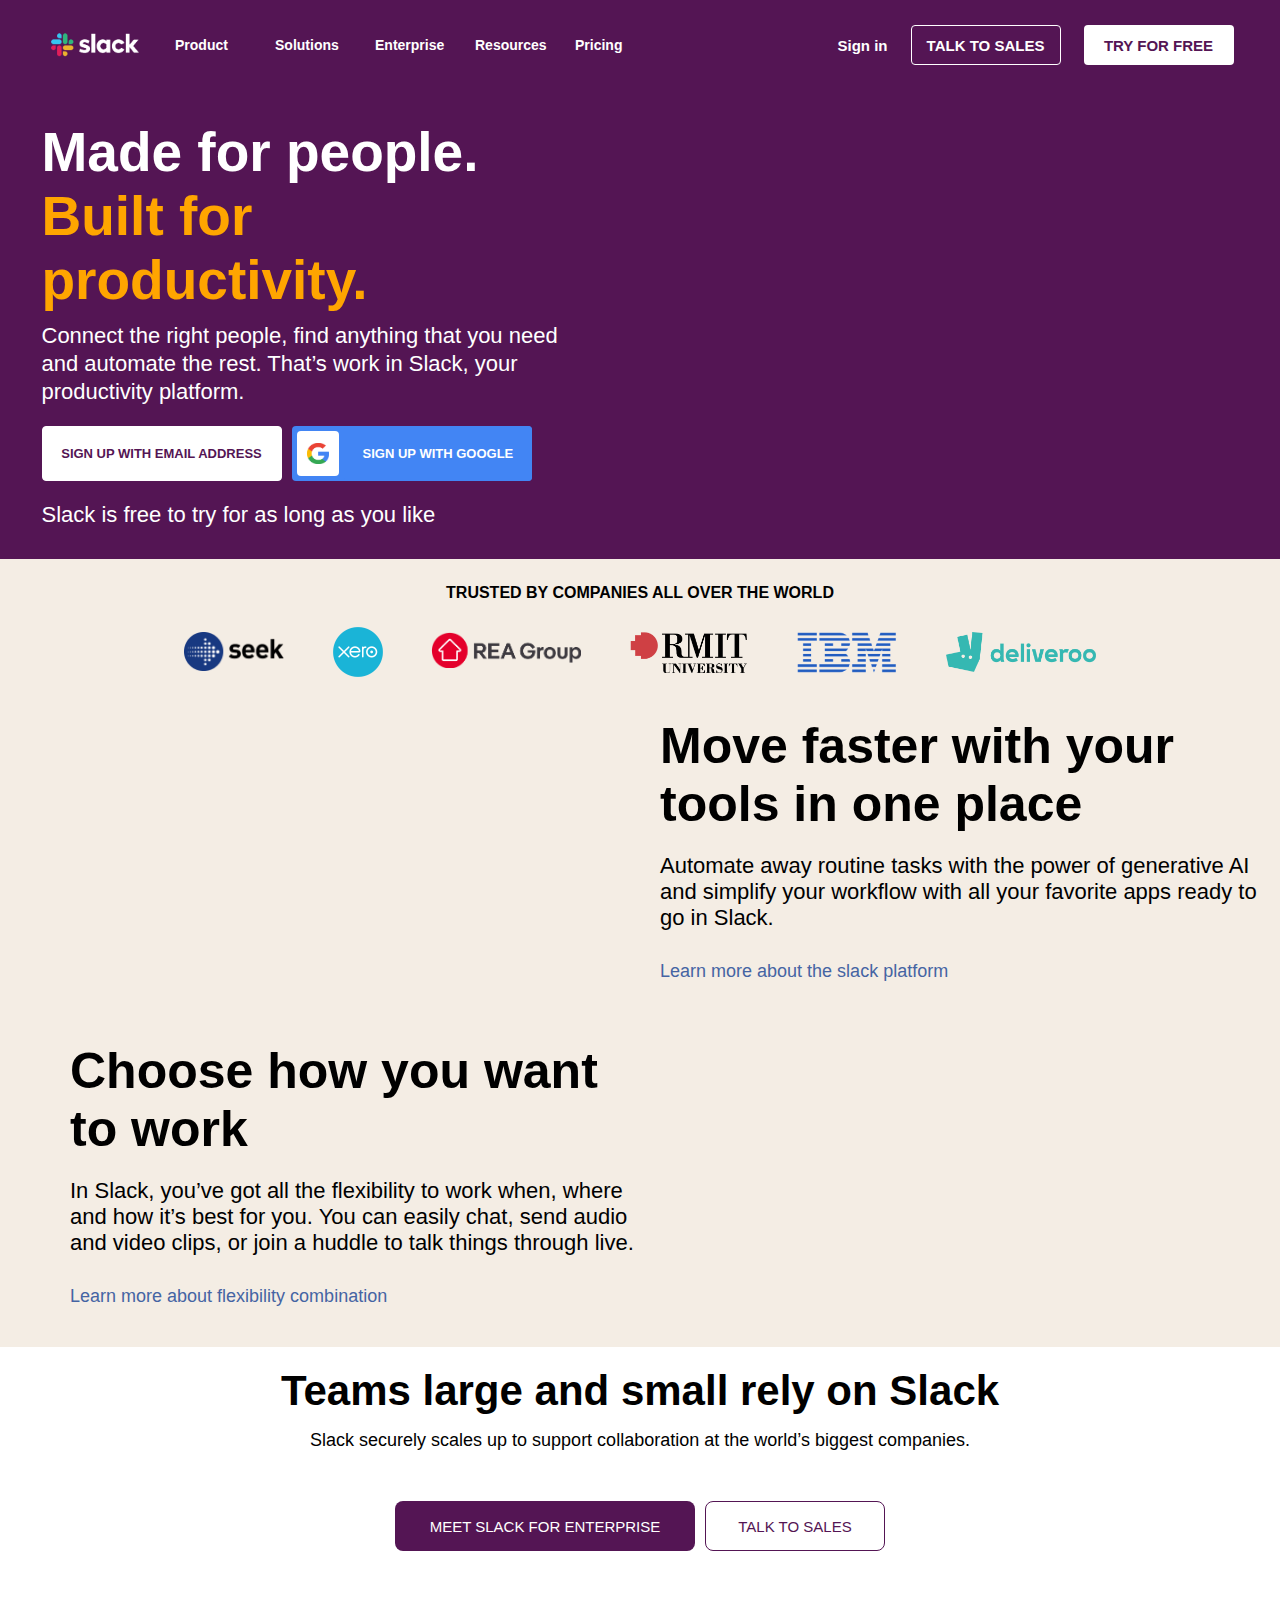
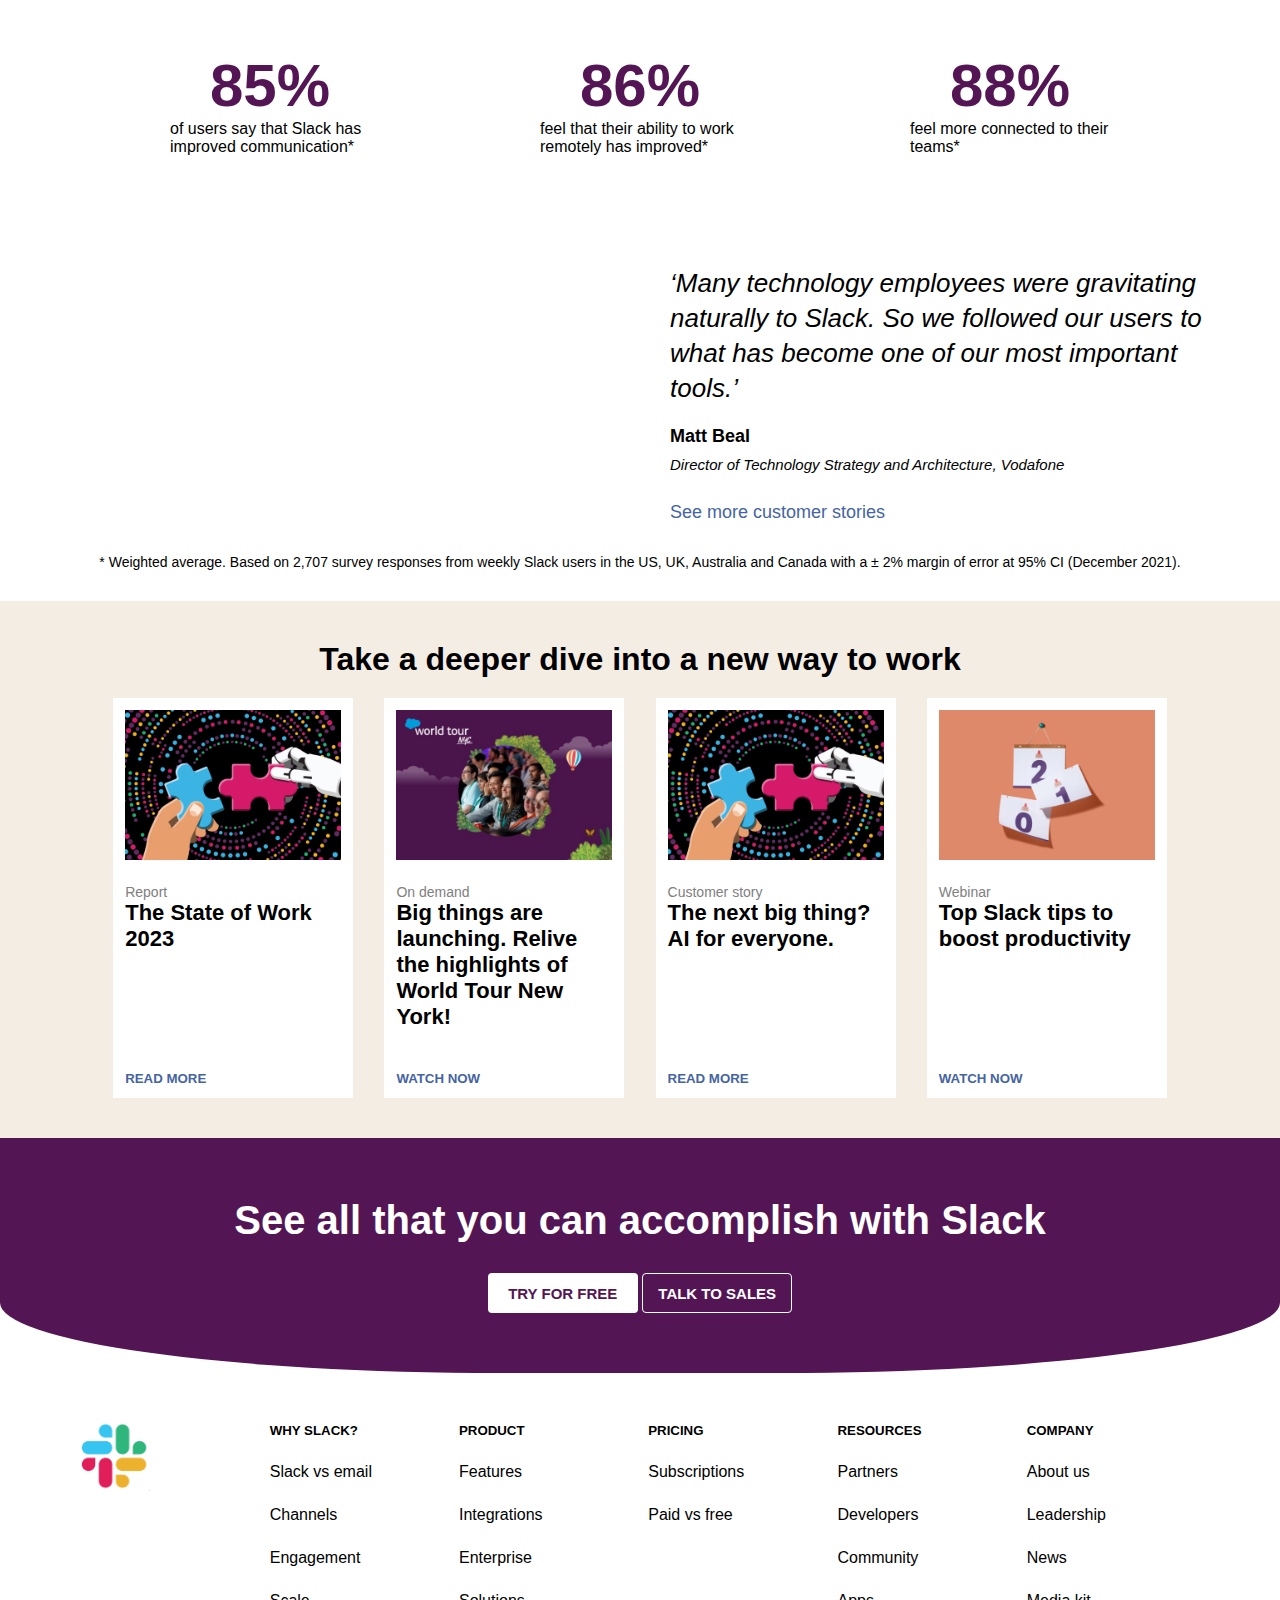
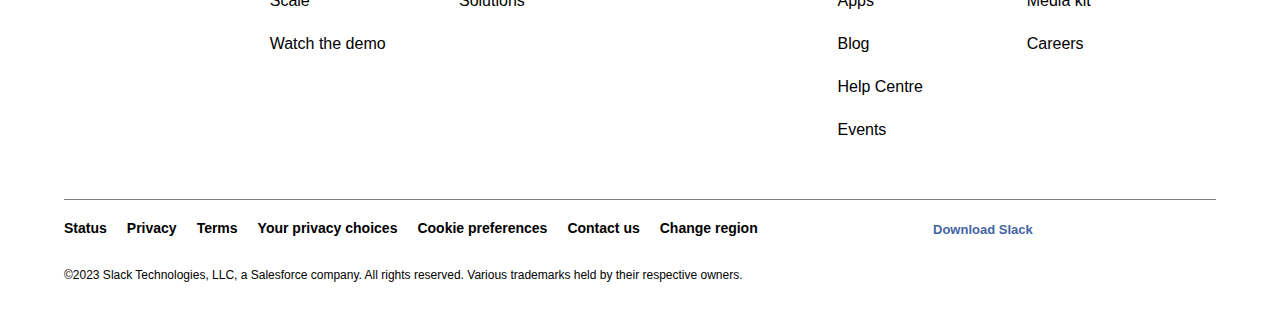
<file: index.html>
<!DOCTYPE html>
<html lang="en">

<head>
    <meta charset="UTF-8">
    <meta name="viewport" content="width=device-width, initial-scale=1.0">
    <title>Slack.com</title>
    <link rel="stylesheet" href="https://cdnjs.cloudflare.com/ajax/libs/font-awesome/6.4.0/css/all.min.css"
        integrity="sha512-iecdLmaskl7CVkqkXNQ/ZH/XLlvWZOJyj7Yy7tcenmpD1ypASozpmT/E0iPtmFIB46ZmdtAc9eNBvH0H/ZpiBw=="
        crossorigin="anonymous" referrerpolicy="no-referrer" />
    <link rel="icon" href="./Slack-Home-Page/slack-logo.png" type="image/x-icon" style="width: 33;">
    <style>
        i.size {
            font-size: 110px;
        }
    </style>
    <link rel="stylesheet" href="./Slack-Home-Page/style.css">
</head>

<body>
    <header>
        <div class="nav-left">
            <div class="logo">
                <img src="./Slack-Home-Page/Slack-white.png">
            </div>
            <div class="menu">
                <ul>
                    <li><a href="#">Product <i class="fa-solid fa-caret-down"></i></a>
                        <div class="sub-menu">
                            <ul>
                                <li><a href="#">Features</a></li>
                                <li><a href="#">Channels</a></li>
                                <li><a href="#">Integration</a></li>
                                <li><a href="#">Security</a></li>
                                <li><a href="#">Slack Connect</a></li>
                                <li><a href="#">Customer</a></li>
                            </ul>
                        </div>
                    </li>
                    <li><a href="./Solutions/solutions.html">Solutions</a></li>
                    <li><a href="./Enterprise/enterprise.html">Enterprise</a></li>
                    <li><a href="./Resources/resources.html">Resources</a></li>
                    <li><a href="./Pricing/pricing.html">Pricing</a></li>
                </ul>
            </div>
        </div>

        <div class="nav-right">
            <div class="lense">
                <i class="fa-solid fa-magnifying-glass" style="font-size: 20px;"></i>
            </div>
            <span><a href="./Sign-In/sign-in.html" class="in">Sign in</a></span>
            <input type="button" value="Talk to Sales" class="btn-sales">
            <input type="button" value="Try for Free" class="btn-free">
        </div>
        <div class="bar"><i class="fa-solid fa-bars"></i></div>
    </header>

    <div class="body-part">
        <div class="body-container">
            <div class="people">
                <h1>Made for people. <span>Built for productivity.</span>
                </h1>
                <p>Connect the right people, find anything that you need and automate the rest. That’s work in Slack, your
                    productivity platform.
                </p>
                <div class="both-btn">
                    <input type="button" value="SIGN UP WITH EMAIL ADDRESS" class="email">
                    <div class="google-btn">
                        <div class="g-logo">
                            <img src="./Slack-Home-Page/google.png">
                        </div>
                        <input type="button" value="SIGN UP WITH GOOGLE" class="google">
                    </div>
                </div>
    
                <p>Slack is free to try for as long as you like
                </p>
            </div>
            <div class="video">
                <video muted autoplay width="565">
                    <source
                        src="https://a.slack-edge.com/9436a9f/marketing/img/homepage/e2e-prospects/animations/webm/hero-product-ui.en-IN.webm"
                        type="video/webm">
                    <source
                        src="https://a.slack-edge.com/9436a9f/marketing/img/homepage/e2e-prospects/animations/webm/hero-product-ui.en-IN.webm"
                        type="video/mp4">
                </video>
            </div>
        </div>
    </div>


    <div class="part2">
        <h4>TRUSTED BY COMPANIES ALL OVER THE WORLD
        </h4>
        <div class="sponsers">
            <div class="logo1">
                <img src="./Slack-Home-Page/seek.png">
            </div>
            <div class="logo2">
                <img src="./Slack-Home-Page/xero.png">
            </div>
            <div class="logo3">
                <img src="./Slack-Home-Page/rea.png">
            </div>
            <div class="logo4">
                <img src="./Slack-Home-Page/rmit.png">
            </div>
            <div class="logo5">
                <img src="./Slack-Home-Page/ibm.png">
            </div>
            <div class="logo6">
                <img src="./Slack-Home-Page/deliveroo.png">
            </div>
        </div>
    </div>

    <div class="part3">
        <div class="semi-circle1">
            <video muted autoplay loop>
                
                <source
                    src="https://a.slack-edge.com/445abcc/marketing/img/homepage/e2e-prospects/animations/mp4/speed.IN.mp4"
                    type="video/mp4">
            </video>
        </div>

        <div class="part3-right">
            <h1>Move faster with your tools in one place
            </h1>
            <p>Automate away routine tasks with the power of generative AI and simplify your workflow with all your
                favorite apps ready to go in Slack.
            </p>
            <a href="#">Learn more about the slack platform <i class="fa-solid fa-arrow-right-long"></i></a>

        </div>
    </div>

    <div class="part4">
        <div class="part4-left">
            <h1>Choose how you want to work
            </h1>
            <p>In Slack, you’ve got all the flexibility to work when, where and how it’s best for you. You can easily
                chat, send audio and video clips, or join a huddle to talk things through live.
            </p>
            <a href="#">Learn more about flexibility combination <i class="fa-solid fa-arrow-right-long"></i></a>
        </div>

        <div class="part4-right">
            <div class="semi-circle2">
                <video  muted autoplay loop width="600">

                    <source
                        src="https://a.slack-edge.com/445abcc/marketing/img/homepage/e2e-prospects/animations/mp4/flexibility.IN.mp4"
                        type="video/mp4">
                </video>
            </div>
        </div>
    </div>

    <div class="part5">
        <h1>Teams large and small rely on Slack
        </h1>
        <p>Slack securely scales up to support collaboration at the world’s biggest companies.
        </p>

        <div class="part5-btn">
            <input type="button" value="MEET SLACK FOR ENTERPRISE" class="meet">
            <input type="button" value="Talk to Sales" class="talk">
        </div>
        <div class="percent-container">
            <div class="first">
                <h1>85%</h1>
                <span>of users say that Slack has improved communication*
                </span>
            </div>
            <div class="second">
                <h1>86%</h1>
                <span>feel that their ability to work remotely has improved*
                </span>
            </div>
            <div class="third">
                <h1>88%</h1>
                <span>feel more connected to their teams*
                </span>
            </div>
        </div>
    </div>

    <div class="part6-outer">
        <div class="part6">
            <div class="part6-left">
                <video muted autoplay loop>
                    <source src="https://a.slack-edge.com/1b4e2a3/marketing/img/homepage/true-prospects/customer-showcase/Vodafone_08.mp4" type="video/mp4">
                </video>
            </div>
            <div class="part6-right">
                <p>‘Many technology employees were gravitating naturally to Slack. So we followed our users to what has become one of our most important tools.’
                </p>
                <div class="director">
                    <span>Matt Beal</span>
                    <p>Director of Technology Strategy and Architecture, Vodafone</p>
                </div>
                <a href="#">See more customer stories <i class="fa-solid fa-arrow-right-long"></i></a>
            </div>
        </div>
        <p class="disclaimer">* Weighted average. Based on 2,707 survey responses from weekly Slack users in the US, UK, Australia and Canada with a ± 2% margin of error at 95% CI (December 2021).
        </p>
    </div>

    <div class="part7">
        <h1>Take a deeper dive into a new way to work</h1>
        <div class="part7-container">
            <div class="part7-box1">
                <a href="#">
                    <div class="box-A">
                        <div class="image-A">
                            <img src="./Slack-Home-Page/box-3.jpg">
                        </div>
                        <p>Report</p>
                        <h1>The State of Work 2023</h1>
                        <div class="bottom">
                            <div class="read"><h5>READ MORE</h5></div>
                            <div class="arrow"><i class="fa-solid fa-arrow-right-long"></i></div>
                            
                        </div>
                        
                    </div>
                </a>
            </div>

            <div class="part7-box1">
                <a href="#">
                    <div class="box-A">
                        <div class="image-A">
                            <img src="./Slack-Home-Page/box-2.jpg">
                        </div>
                        <p>On demand</p>
                        <h1>Big things are launching. Relive the highlights of World Tour New York!</h1>
                        <div class="bottom">
                            <div class="read"><h5>WATCH NOW</h5></div>
                            <div class="arrow"><i class="fa-solid fa-arrow-right-long"></i></div>
                            
                        </div>
                        
                    </div>
                </a>
            </div>

            <div class="part7-box1">
                <a href="#">
                    <div class="box-A">
                        <div class="image-A">
                            <img src="./Slack-Home-Page/box-3.jpg">
                        </div>
                        <p>Customer story</p>
                        <h1>The next big thing? AI for everyone.</h1>
                        <div class="bottom">
                            <div class="read"><h5>READ MORE</h5></div>
                            <div class="arrow"><i class="fa-solid fa-arrow-right-long"></i></div>
                            
                        </div>
                        
                    </div>
                </a>
            </div>

            <div class="part7-box1">
                <a href="#">
                    <div class="box-A">
                        <div class="image-A">
                            <img src="./Slack-Home-Page/box-4.jpg">
                        </div>
                        <p>Webinar</p>
                        <h1>Top Slack tips to boost productivity</h1>
                        <div class="bottom">
                            <div class="read"><h5>WATCH NOW</h5></div>
                            <div class="arrow"><i class="fa-solid fa-arrow-right-long"></i></div>
                            
                        </div>
                        
                    </div>
                </a>
            </div>
        </div>
    </div>

    <div class="curve">
        <h1>See all that you can accomplish with Slack</h1>
        <div class="curve-btn">
            <input type="button" value="Try for Free" class="curve-btn-free">
            <input type="button" value="Talk to Sales" class="curve-btn-sales">
        </div>
    </div>

    <div class="part8">
        <div class="part8-container">
            <div class="part8-box1">
                <div class="part8-logo">
                    <img src="./Slack-Home-Page/slack-logo.png">
                </div>
            </div>
            <div class="part8-box2">
                <h5>WHY SLACK?</h5>
                <ul>
                    <li>Slack vs email</li>
                    <li>Channels</li>
                    <li>Engagement</li>
                    <li>Scale</li>
                    <li>Watch the demo</li>
                </ul>
            </div>
            <div class="part8-box3">
                <h5>PRODUCT</h5>
                <ul>
                    <li>Features</li>
                    <li>Integrations</li>
                    <li>Enterprise</li>
                    <li>Solutions</li>
                </ul>
                

            </div>
            <div class="part8-box4">
                <h5>PRICING</h5>
                <ul>
                    <li>Subscriptions</li>
                    <li>Paid vs free</li>
                </ul>
            </div>
            <div class="part8-box5">
                <h5>RESOURCES</h5>
                <ul>
                    <li>Partners</li>
                    <li>Developers</li>
                    <li>Community</li>
                    <li>Apps</li>
                    <li>Blog</li>
                    <li>Help Centre</li>
                    <li>Events</li>
                </ul>
            </div>
            <div class="part8-box6">
                <h5>COMPANY</h5>
                <ul>
                    <li>About us</li>
                    <li>Leadership</li>
                    <li>News</li>
                    <li>Media kit</li>
                    <li>Careers</li>
                </ul>
            </div>
        </div>
    </div>

    <footer>
        <div class="rule">
        </div>
    
        <div class="footer">
            <div class="footer-left">
                <ul>
                    <li>Status</li>
                    <li>Privacy</li>
                    <li>Terms</li>
                    <li><i class="fa-regular fa-eye-slash"></i>Your privacy choices</li>
                    <li>Cookie preferences</li>
                    <li>Contact us</li>
                    <li><i class="fa-solid fa-globe"></i> Change region</li>
                </ul>
            </div>
    
            <div class="footer-right">
                <div class="media">
                    <div class="download">
                        <i class="fa-solid fa-cloud-arrow-down"></i><span>Download Slack
                        </span>
                    </div>
                    
                    <i class="fa-brands fa-twitter"></i>
                    <i class="fa-brands fa-square-facebook"></i>
                    <i class="fa-brands fa-youtube"></i>
                    <i class="fa-brands fa-linkedin"></i>
                </div>
            </div>
        </div>
        <p>©2023 Slack Technologies, LLC, a Salesforce company. All rights reserved. Various trademarks held by their respective owners.
        </p>
    </footer>
    
</body>
</html>
</file>
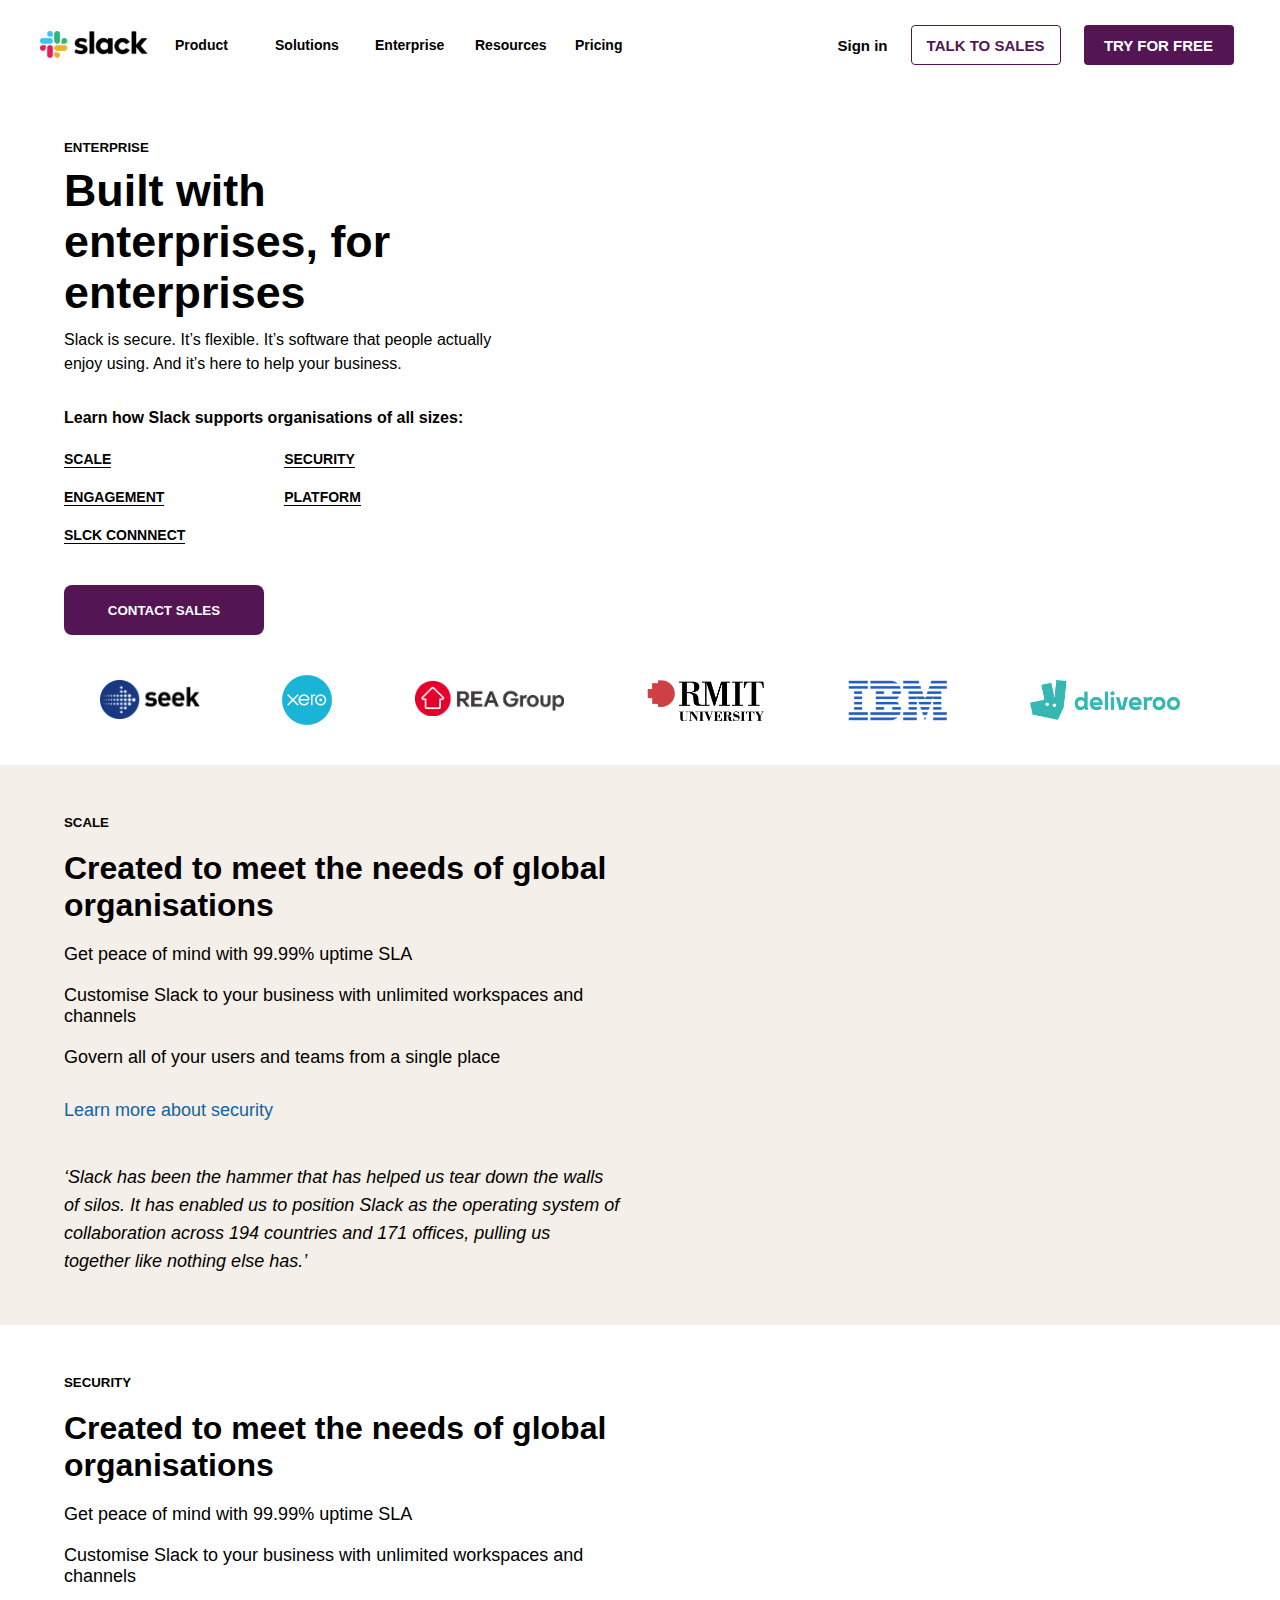
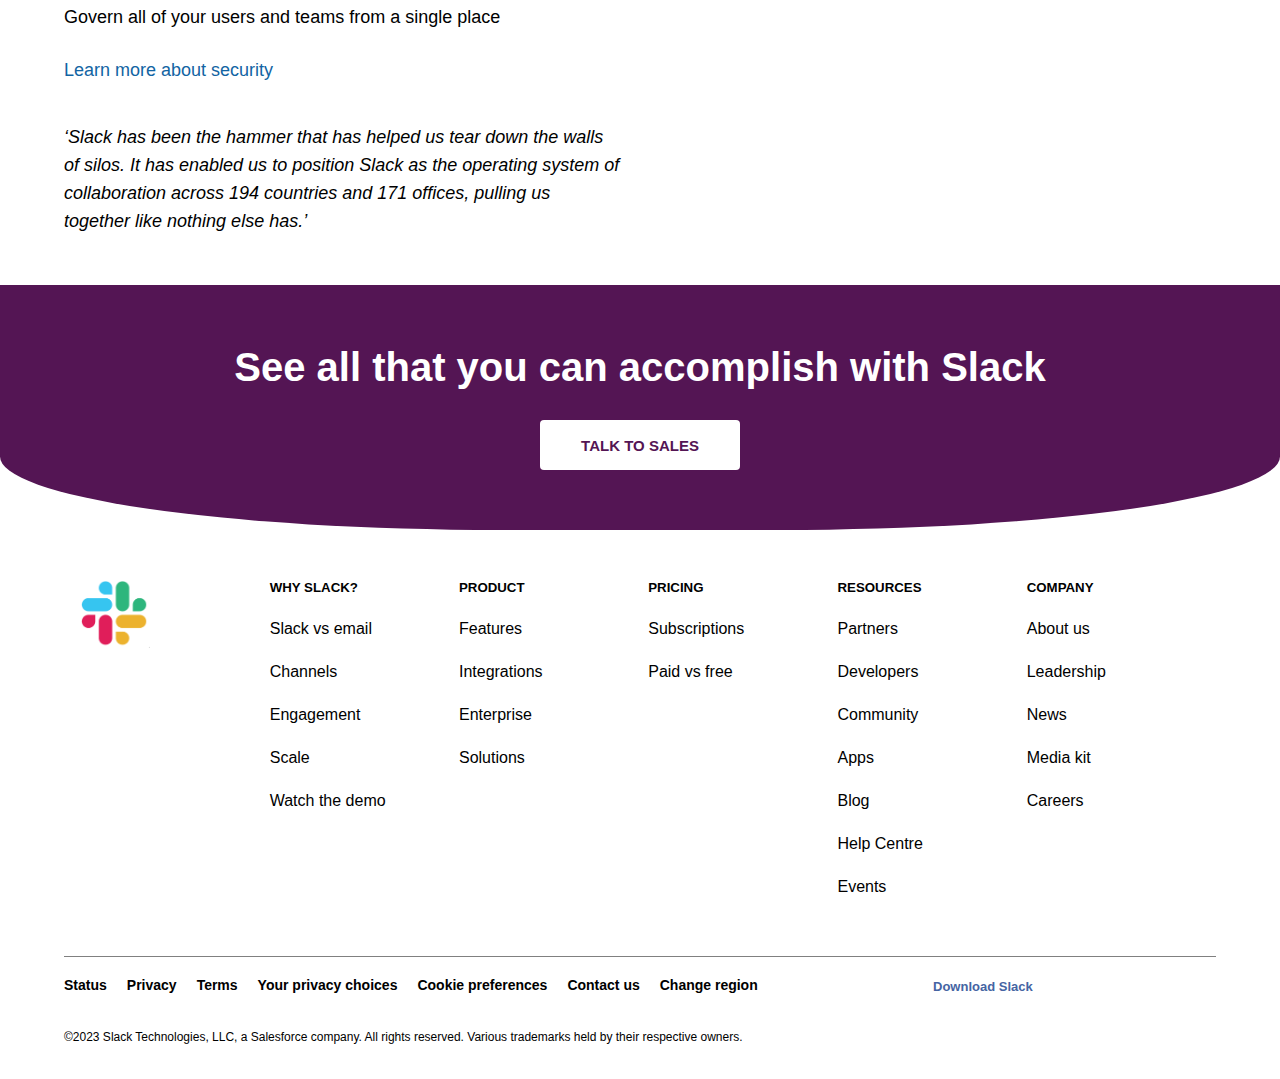
<file: Enterprise/enterprise.html>
<!DOCTYPE html>
<html lang="en">

<head>
    <meta charset="UTF-8">
    <meta name="viewport" content="width=device-width, initial-scale=1.0">
    <title>Enterprise</title>
    <link rel="stylesheet" href="https://cdnjs.cloudflare.com/ajax/libs/font-awesome/6.4.0/css/all.min.css"
        integrity="sha512-iecdLmaskl7CVkqkXNQ/ZH/XLlvWZOJyj7Yy7tcenmpD1ypASozpmT/E0iPtmFIB46ZmdtAc9eNBvH0H/ZpiBw=="
        crossorigin="anonymous" referrerpolicy="no-referrer" />
    <link rel="icon" href="slack-logo.png">
    <link rel="stylesheet" href="style.css">
</head>

<body>
    <header>
        <div class="nav-left">
            <div class="logo">
                <img src="./../Enterprise/Slack_RGB.png">
            </div>
            <div class="menu">
                <ul>
                    <li><a href="#">Product <i class="fa-solid fa-caret-down"></i></a>
                        <div class="sub-menu">
                            <ul>
                                <li><a href="#">Features</a></li>
                                <li><a href="#">Channels</a></li>
                                <li><a href="#">Integration</a></li>
                                <li><a href="#">Security</a></li>
                                <li><a href="#">Slack Connect</a></li>
                                <li><a href="#">Customer</a></li>
                            </ul>
                        </div>
                    </li>
                    <li><a href="./../Solutions/solutions.html">Solutions</a></li>
                    <li><a href="./../Enterprise/enterprise.html">Enterprise</a></li>
                    <li><a href="./../Resources/resources.html">Resources</a></li>
                    <li><a href="./../Pricing/pricing.html">Pricing</a></li>
                </ul>
            </div>
        </div>

        <div class="nav-right">
            <div class="lense">
                <i class="fa-solid fa-magnifying-glass" style="font-size: 20px;"></i>
            </div>
            <span><a href="./../Sign-In/sign-in.html" class="in">Sign in</a></span>
            <input type="button" value="Talk to Sales" class="btn-sales">
            <input type="button" value="Try for Free" class="btn-free">
        </div>
        <div class="bar"><i class="fa-solid fa-bars"></i></div>
    </header>

    <div class="container">
        <div class="enterprise flex">
            <div class="enterprise-left">
                <h5>ENTERPRISE</h5>
                <h1>Built with enterprises, for enterprises</h1>
                <p>Slack is secure. It’s flexible. It’s software that people actually enjoy using. And it’s here to help your business.
                </p>
                <p class="learn">Learn how Slack supports organisations of all sizes:</p>
                <ul class="two-col">
                    <li><i class="fa-solid fa-circle-check"></i> <a href="#">SCALE</a></li>
                    <li><i class="fa-solid fa-circle-check"></i> <a href="#">ENGAGEMENT</a></li>
                    <li><i class="fa-solid fa-circle-check"></i> <a href="#">SLCK CONNNECT</a></li>
                    <li><i class="fa-solid fa-circle-check"></i> <a href="#">SECURITY</a></li>
                    <li><i class="fa-solid fa-circle-check"></i> <a href="#">PLATFORM</a></li>
                </ul>
                <div class="button">
                    <input type="button" value="CONTACT SALES" class="sales">
                </div>
            </div>
            <div class="enterprise-right flex">
                <video muted autoplay loop>
                    <source
                        src="https://a.slack-edge.com/379ae/marketing/img/enterprise/new/hero/enterprise-hero.IN.mp4"
                        type="video/mp4">
                </video>
            </div>
        </div>

        <div class="part2">
            <div class="sponsers">
                <div class="logo1">
                    <img src="./../Enterprise/seek.png">
                </div>
                <div class="logo2">
                    <img src="./../Enterprise/xero.png">
                </div>
                <div class="logo3">
                    <img src="./../Enterprise/rea.png">
                </div>
                <div class="logo4">
                    <img src="./../Enterprise/rmit.png">
                </div>
                <div class="logo5">
                    <img src="./../Enterprise/ibm.png">
                </div>
                <div class="logo6">
                    <img src="./../Enterprise/deliveroo.png">
                </div>
            </div>
        </div>
    </div>

    <div class="scale-main">
        <div class="container">
            <div class="scale flex">
                <div class="scale-left">
                    <h5>SCALE</h5>
                    <h2>Created to meet the needs of global organisations
                    </h2>
                    <ul>
                        <li><i class="fa-solid fa-circle-check"></i> Get peace of mind with 99.99% uptime SLA
                        </li>
                        <li><i class="fa-solid fa-circle-check"></i> Customise Slack to your business with unlimited
                            workspaces and channels
                        </li>
                        <li><i class="fa-solid fa-circle-check"></i> Govern all of your users and teams from a single
                            place
                        </li>
                    </ul>

                    <p class="learn-2"><a href="#">Learn more about security <i class="fa-solid fa-arrow-right-long"></i></a></p>
                    <p class="intro">‘Slack has been the hammer that has helped us tear down the walls of silos. It has enabled us to position Slack as the operating system of collaboration across 194 countries and 171 offices, pulling us together like nothing else has.’
                    </p>
                </div>
                <div class="scale-right flex">
                    <video muted autoplay loop>
                        <source src="https://a.slack-edge.com/379ae/marketing/img/enterprise/new/sections/1-scale/scale.IN.mp4" type="video/mp4">
                    </video>
                </div>
            </div>
        </div>
    </div>

    <div class="security-main">
        <div class="container">
            <div class="security flex">
                <div class="security-left">
                    <h5>SECURITY</h5>
                    <h2>Created to meet the needs of global organisations
                    </h2>
                    <ul>
                        <li><i class="fa-solid fa-circle-check"></i> Get peace of mind with 99.99% uptime SLA
                        </li>
                        <li><i class="fa-solid fa-circle-check"></i> Customise Slack to your business with unlimited
                            workspaces and channels
                        </li>
                        <li><i class="fa-solid fa-circle-check"></i> Govern all of your users and teams from a single
                            place
                        </li>
                    </ul>

                    <p class="learn-2"><a href="#">Learn more about security <i class="fa-solid fa-arrow-right-long"></i></a></p>
                    <p class="intro">‘Slack has been the hammer that has helped us tear down the walls of silos. It has enabled us to position Slack as the operating system of collaboration across 194 countries and 171 offices, pulling us together like nothing else has.’
                    </p>
                </div>
                <div class="security-right flex">
                    <video muted autoplay loop>
                        <source src="https://a.slack-edge.com/379ae/marketing/img/enterprise/new/sections/2-security/security.IN.mp4" type="video/mp4">
                    </video>
                </div>
            </div>
        </div>
    </div>

    <div class="curve">
        <h1>See all that you can accomplish with Slack</h1>
        <div class="curve-btn">
            <input type="button" value="Talk to Sales" class="curve-btn-sales">
        </div>
    </div>


    <div class="part8">
        <div class="part8-container">
            <div class="part8-box1">
                <div class="part8-logo">
                    <img src="./../Enterprise/slack-logo.png">
                </div>
            </div>
            <div class="part8-box2">
                <h5>WHY SLACK?</h5>
                <ul>
                    <li>Slack vs email</li>
                    <li>Channels</li>
                    <li>Engagement</li>
                    <li>Scale</li>
                    <li>Watch the demo</li>
                </ul>
            </div>
            <div class="part8-box3">
                <h5>PRODUCT</h5>
                <ul>
                    <li>Features</li>
                    <li>Integrations</li>
                    <li>Enterprise</li>
                    <li>Solutions</li>
                </ul>
                

            </div>
            <div class="part8-box4">
                <h5>PRICING</h5>
                <ul>
                    <li>Subscriptions</li>
                    <li>Paid vs free</li>
                </ul>
            </div>
            <div class="part8-box5">
                <h5>RESOURCES</h5>
                <ul>
                    <li>Partners</li>
                    <li>Developers</li>
                    <li>Community</li>
                    <li>Apps</li>
                    <li>Blog</li>
                    <li>Help Centre</li>
                    <li>Events</li>
                </ul>
            </div>
            <div class="part8-box6">
                <h5>COMPANY</h5>
                <ul>
                    <li>About us</li>
                    <li>Leadership</li>
                    <li>News</li>
                    <li>Media kit</li>
                    <li>Careers</li>
                </ul>
            </div>
        </div>
    </div>

    <footer>
        <div class="rule">
        </div>
    
        <div class="footer">
            <div class="footer-left">
                <ul>
                    <li>Status</li>
                    <li>Privacy</li>
                    <li>Terms</li>
                    <li><i class="fa-regular fa-eye-slash"></i>Your privacy choices</li>
                    <li>Cookie preferences</li>
                    <li>Contact us</li>
                    <li><i class="fa-solid fa-globe"></i> Change region</li>
                </ul>
            </div>
    
            <div class="footer-right">
                <div class="media">
                    <div class="download">
                        <i class="fa-solid fa-cloud-arrow-down"></i><span>Download Slack
                        </span>
                    </div>
                    
                    <i class="fa-brands fa-twitter"></i>
                    <i class="fa-brands fa-square-facebook"></i>
                    <i class="fa-brands fa-youtube"></i>
                    <i class="fa-brands fa-linkedin"></i>
                </div>
            </div>
        </div>
        <p>©2023 Slack Technologies, LLC, a Salesforce company. All rights reserved. Various trademarks held by their respective owners.
        </p>
    </footer>
</body>

</html>
</file>
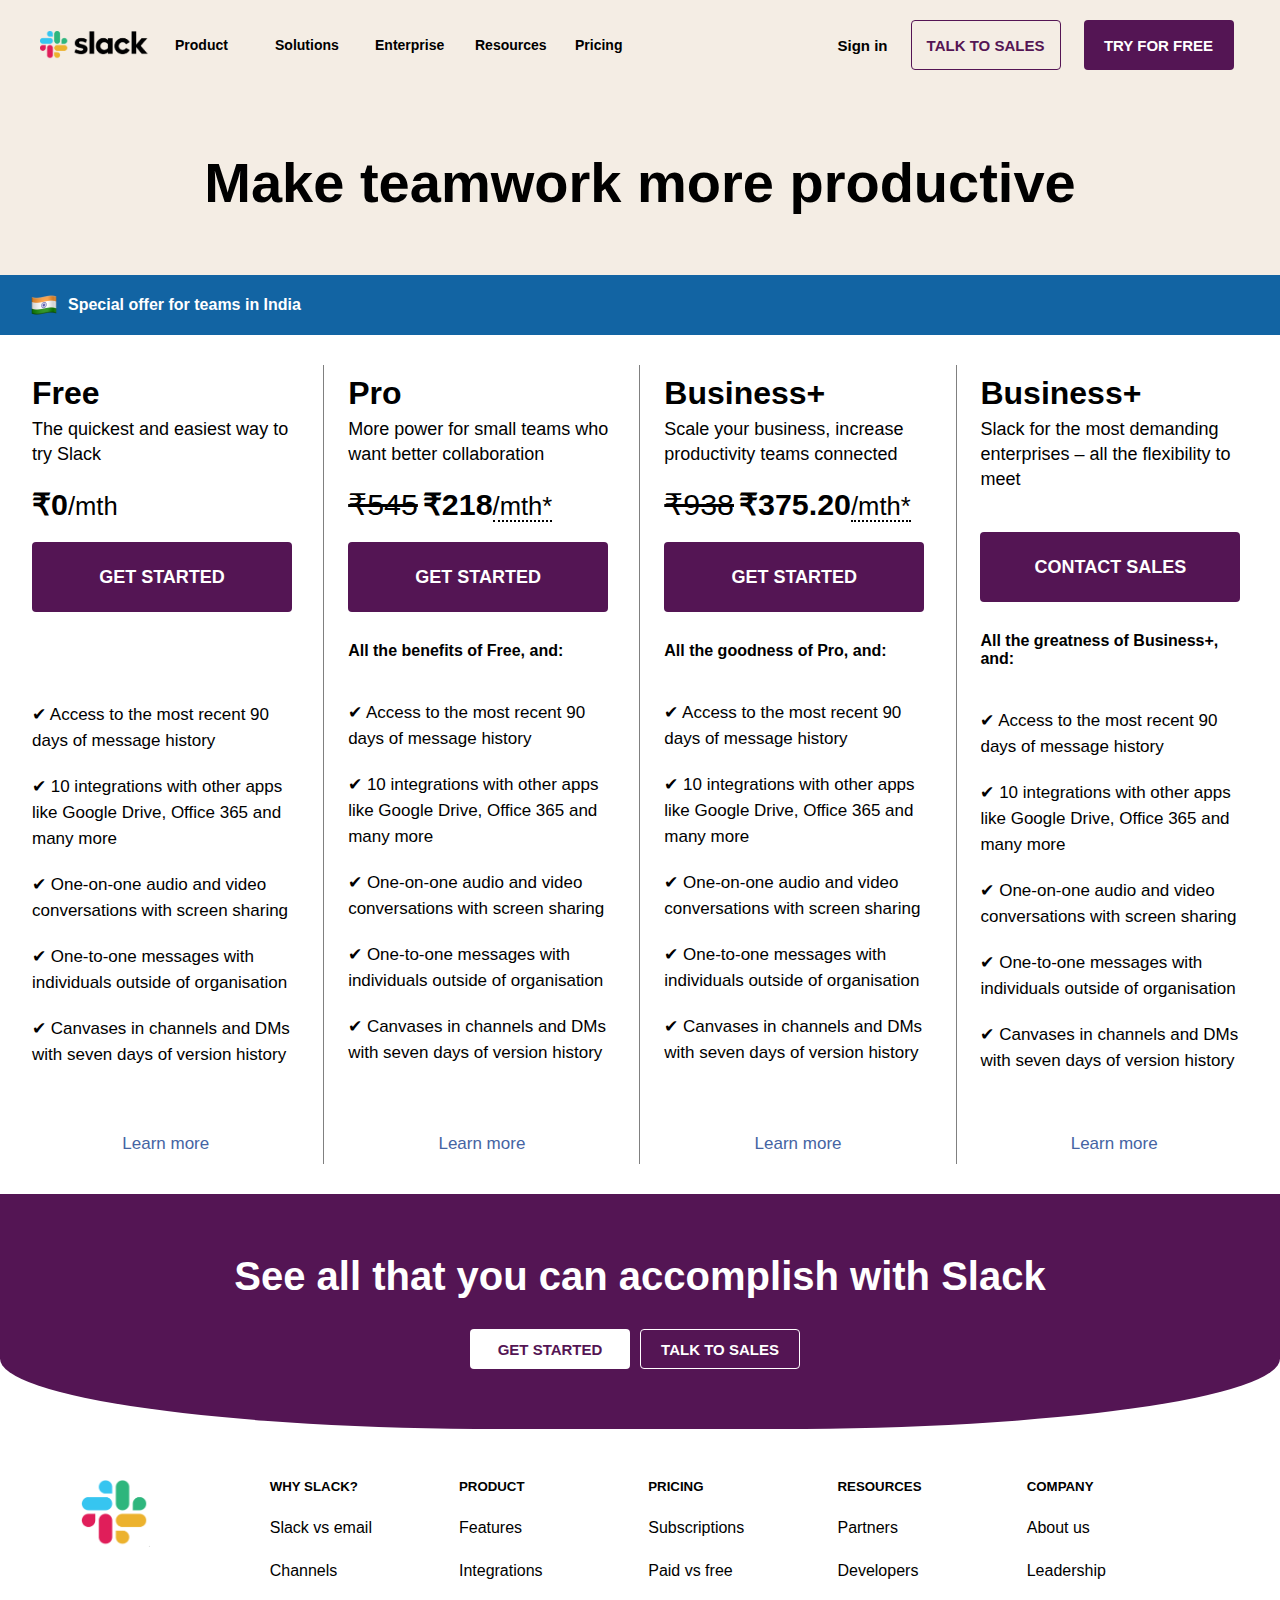
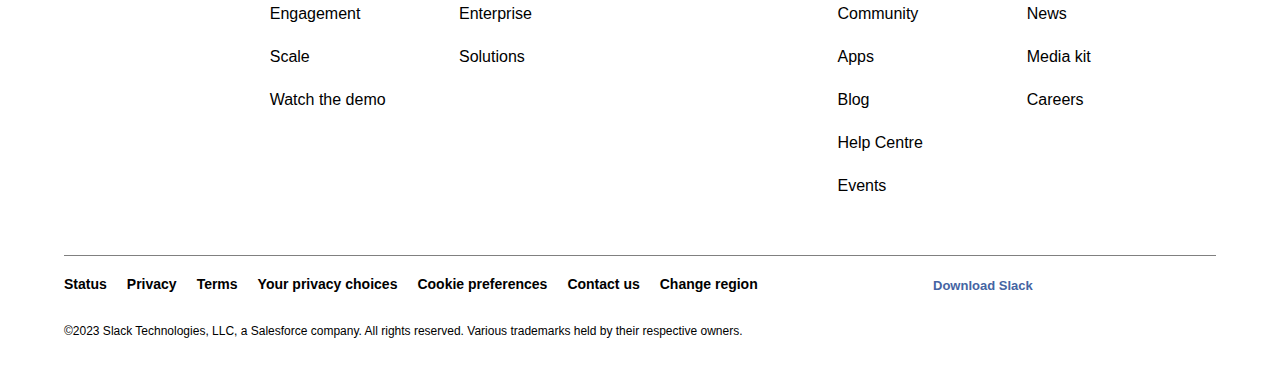
<file: Pricing/pricing.html>
<!DOCTYPE html>
<html lang="en">

<head>
    <meta charset="UTF-8">
    <meta name="viewport" content="width=device-width, initial-scale=1.0">
    <title>Slack.com</title>
    <link rel="stylesheet" href="https://cdnjs.cloudflare.com/ajax/libs/font-awesome/6.4.0/css/all.min.css"
        integrity="sha512-iecdLmaskl7CVkqkXNQ/ZH/XLlvWZOJyj7Yy7tcenmpD1ypASozpmT/E0iPtmFIB46ZmdtAc9eNBvH0H/ZpiBw=="
        crossorigin="anonymous" referrerpolicy="no-referrer" />
    <link rel="icon" href="slack-logo1.png" type="image/x-icon" style="width: 33;">
    <style>
        i.size {
            font-size: 110px;
        }
    </style>
    <link rel="stylesheet" href="style.css">
</head>

<body>
    <header>
        <div class="nav-left">
            <div class="logo">
                <img src="./../Pricing/Slack_RGB.png">
            </div>
            <div class="menu">
                <ul>
                    <li><a href="#">Product <i class="fa-solid fa-caret-down"></i></a>
                        <div class="sub-menu">
                            <ul>
                                <li><a href="#">Features</a></li>
                                <li><a href="#">Channels</a></li>
                                <li><a href="#">Integration</a></li>
                                <li><a href="#">Security</a></li>
                                <li><a href="#">Slack Connect</a></li>
                                <li><a href="#">Customer</a></li>
                            </ul>
                        </div>
                    </li>
                    <li><a href="./../Solutions/solutions.html">Solutions</a></li>
                    <li><a href="./../Enterprise/enterprise.html">Enterprise</a></li>
                    <li><a href="./../Resources/resources.html">Resources</a></li>
                    <li><a href="#">Pricing</a></li>
                </ul>
            </div>
        </div>

        <div class="nav-right">
            <div class="lense">
                <i class="fa-solid fa-magnifying-glass" style="font-size: 20px;"></i>
            </div>
            <span><a href="./../Sign-In/sign-in.html" class="in">Sign in</a></span>
            <input type="button" value="Talk to Sales" class="btn-sales">
            <input type="button" value="Try for Free" class="btn-free">
        </div>
        <div class="bar"><i class="fa-solid fa-bars"></i></div>
    </header>
    <h1 class="price-header">Make teamwork more productive
    </h1>
<!-- --------------------------------------- -->
    <div class="special-offer flex">
        <img src="./../Pricing/flag.png">
        <p>Special offer for teams in India</p>
    </div>

    <div class="category flex">
        <div class="free flex">
            <div class="top">
                <h1>Free</h1>
            <p>The quickest and easiest way to try Slack</p>
            <span class="price">₹0</span><span class="month">/mth</span>
            <div class="category-btn">
                <input type="button" value="Get Started" class="cat-btn-free">
            </div>
            <ul class="list1">
                <li>Access to the most recent 90 days of message history</li>
                <li>10 integrations with other apps like Google Drive, Office 365 and many more</li>
                <li>One-on-one audio and video conversations with screen sharing</li>
                <li>One-to-one messages with individuals outside of organisation</li>
                <li>Canvases in channels and DMs with seven days of version history</li>
            </ul>
            </div>
            <div class="bottom flex">
                <a href="#">Learn more</a>
            </div>
        </div>
        <div class="vertical-rule"></div>

        <div class="free flex">
            <div class="top">
                <h1>Pro</h1>
            <p>More power for small teams who want better collaboration            </p>
            <span class="crossout">₹545</span><span class="price">₹218</span><span class="month-dotted">/mth*</span>
            <div class="category-btn">
                <input type="button" value="Get Started" class="cat-btn-free">
            </div>
            <h4>All the benefits of Free, and:

            </h4>
            <ul>
                <li>Access to the most recent 90 days of message history</li>
                <li>10 integrations with other apps like Google Drive, Office 365 and many more</li>
                <li>One-on-one audio and video conversations with screen sharing</li>
                <li>One-to-one messages with individuals outside of organisation</li>
                <li>Canvases in channels and DMs with seven days of version history</li>
            </ul>
            </div>
            <div class="bottom flex">
                <a href="#">Learn more</a>
            </div>
        </div>

        <div class="vertical-rule"></div>

        <div class="free flex">
            <div class="top">
                <h1>Business+</h1>
            <p>Scale your business, increase productivity teams connected</p>
            <span class="crossout">₹938</span><span class="price">₹375.20</span><span class="month-dotted">/mth*</span>
            <div class="category-btn">
                <input type="button" value="Get Started" class="cat-btn-free">
            </div>
            <h4>All the goodness of Pro, and:</h4>
            <ul>
                <li>Access to the most recent 90 days of message history</li>
                <li>10 integrations with other apps like Google Drive, Office 365 and many more</li>
                <li>One-on-one audio and video conversations with screen sharing</li>
                <li>One-to-one messages with individuals outside of organisation</li>
                <li>Canvases in channels and DMs with seven days of version history</li>
            </ul>
            </div>
            <div class="bottom flex">
                <a href="#">Learn more</a>
            </div>
        </div>
        <div class="vertical-rule"></div>


        <div class="free flex">
            <div class="top">
                <h1>Business+</h1>
            <p>Slack for the most demanding enterprises – all the flexibility to meet </p>
            <!-- <span class="crossout">₹938</span><span class="price">₹375.20</span><span class="month-dotted">/mth*</span> -->
            <div class="category-btn">
                <input type="button" value="CONTACT SALES" class="cat-btn-free">
            </div>
            <h4>All the greatness of Business+, and:</h4>
            <ul>
                <li>Access to the most recent 90 days of message history</li>
                <li>10 integrations with other apps like Google Drive, Office 365 and many more</li>
                <li>One-on-one audio and video conversations with screen sharing</li>
                <li>One-to-one messages with individuals outside of organisation</li>
                <li>Canvases in channels and DMs with seven days of version history</li>
            </ul>
            </div>
            <div class="bottom flex">
                <a href="#">Learn more</a>
            </div>
        </div>
    </div>

<!-- ------------------------------ -->
    <div class="curve">
        <h1>See all that you can accomplish with Slack</h1>
        <div class="curve-btn">
            <input type="button" value="Get Started" class="curve-btn-free">
            <input type="button" value="Talk to Sales" class="curve-btn-sales">
        </div>
    </div>

    <div class="part8">
        <div class="part8-container">
            <div class="part8-box1">
                <div class="part8-logo">
                    <img src="./../Pricing/slack-logo.png">
                </div>
            </div>
            <div class="part8-box2">
                <h5>WHY SLACK?</h5>
                <ul>
                    <li>Slack vs email</li>
                    <li>Channels</li>
                    <li>Engagement</li>
                    <li>Scale</li>
                    <li>Watch the demo</li>
                </ul>
            </div>
            <div class="part8-box3">
                <h5>PRODUCT</h5>
                <ul>
                    <li>Features</li>
                    <li>Integrations</li>
                    <li>Enterprise</li>
                    <li>Solutions</li>
                </ul>
                

            </div>
            <div class="part8-box4">
                <h5>PRICING</h5>
                <ul>
                    <li>Subscriptions</li>
                    <li>Paid vs free</li>
                </ul>
            </div>
            <div class="part8-box5">
                <h5>RESOURCES</h5>
                <ul>
                    <li>Partners</li>
                    <li>Developers</li>
                    <li>Community</li>
                    <li>Apps</li>
                    <li>Blog</li>
                    <li>Help Centre</li>
                    <li>Events</li>
                </ul>
            </div>
            <div class="part8-box6">
                <h5>COMPANY</h5>
                <ul>
                    <li>About us</li>
                    <li>Leadership</li>
                    <li>News</li>
                    <li>Media kit</li>
                    <li>Careers</li>
                </ul>
            </div>
        </div>
    </div>


    <footer>
        <div class="rule">
        </div>
    
        <div class="footer">
            <div class="footer-left">
                <ul>
                    <li>Status</li>
                    <li>Privacy</li>
                    <li>Terms</li>
                    <li><i class="fa-regular fa-eye-slash"></i>Your privacy choices</li>
                    <li>Cookie preferences</li>
                    <li>Contact us</li>
                    <li><i class="fa-solid fa-globe"></i> Change region</li>
                </ul>
            </div>
    
            <div class="footer-right">
                <div class="media">
                    <div class="download">
                        <i class="fa-solid fa-cloud-arrow-down"></i><span>Download Slack
                        </span>
                    </div>
                    
                    <i class="fa-brands fa-twitter"></i>
                    <i class="fa-brands fa-square-facebook"></i>
                    <i class="fa-brands fa-youtube"></i>
                    <i class="fa-brands fa-linkedin"></i>
                </div>
            </div>
        </div>
        <p>©2023 Slack Technologies, LLC, a Salesforce company. All rights reserved. Various trademarks held by their respective owners.
        </p>
    </footer>


</body>

</html>
</file>
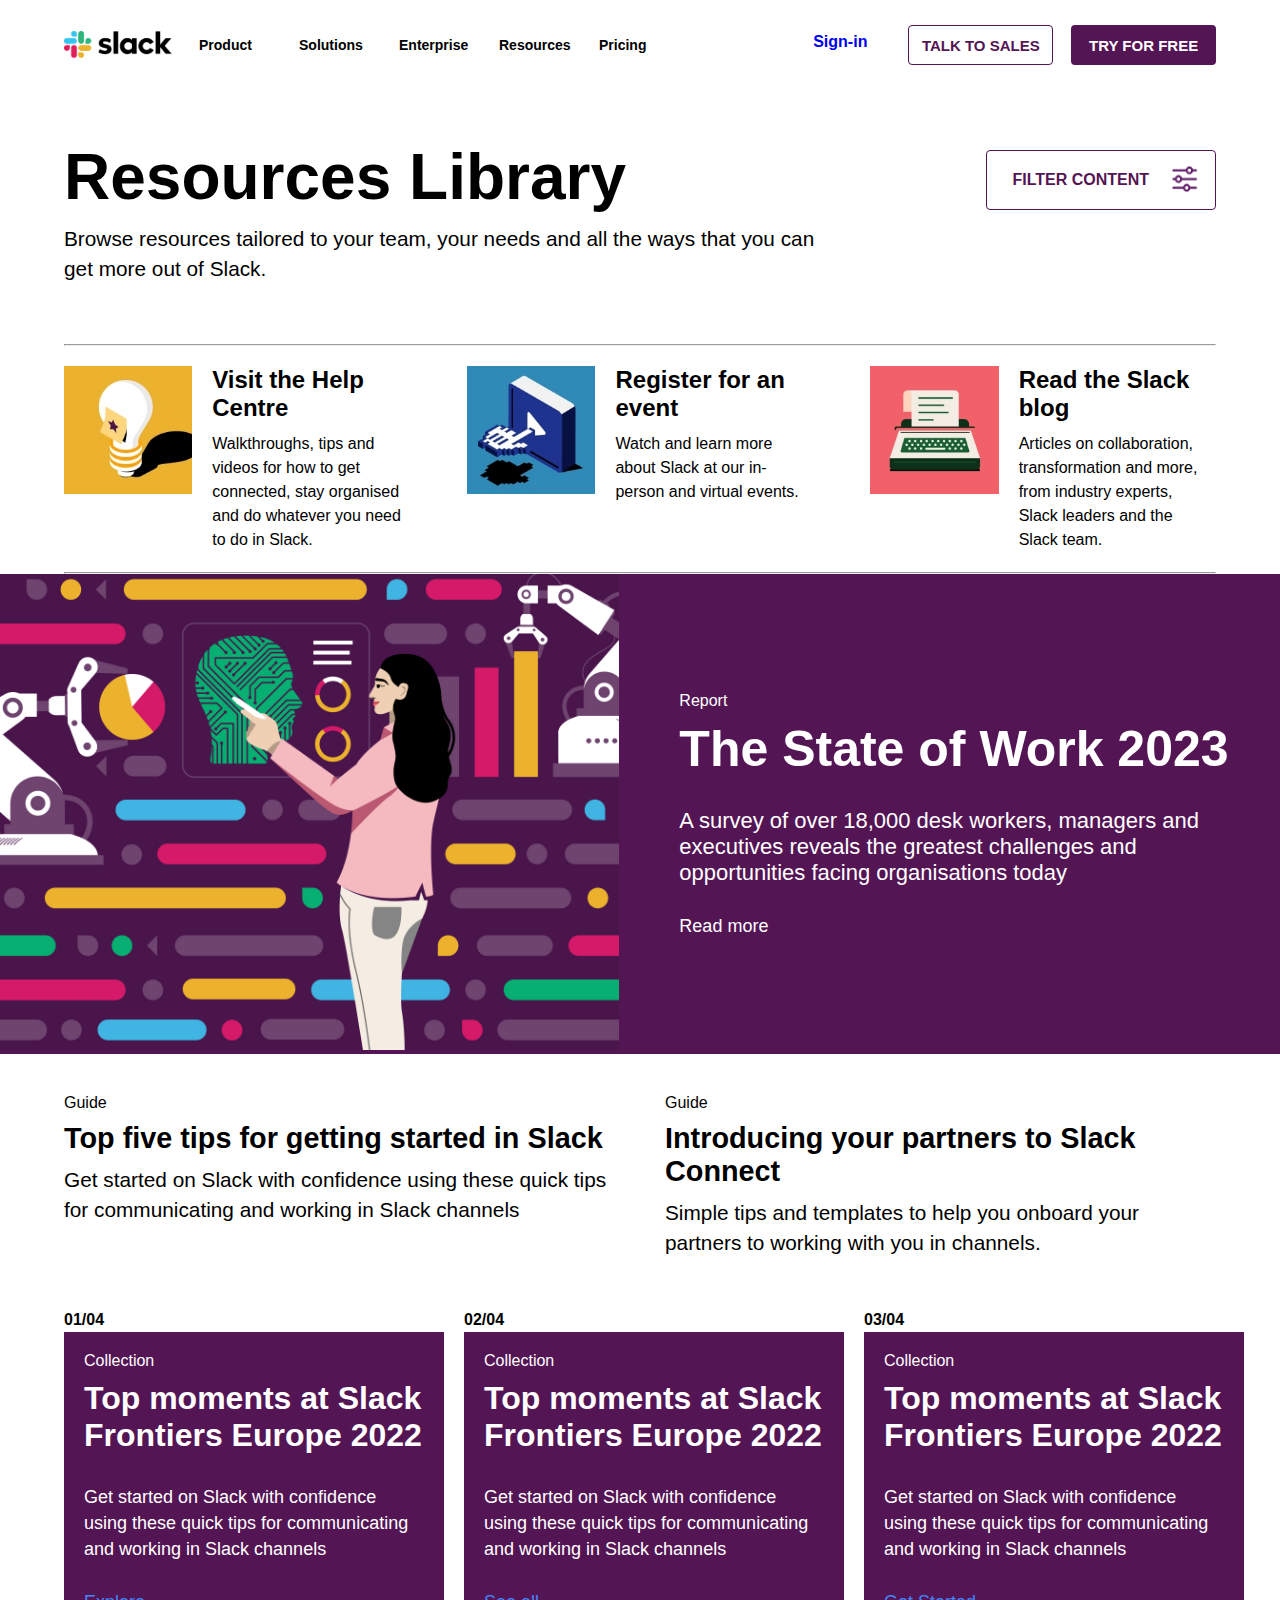
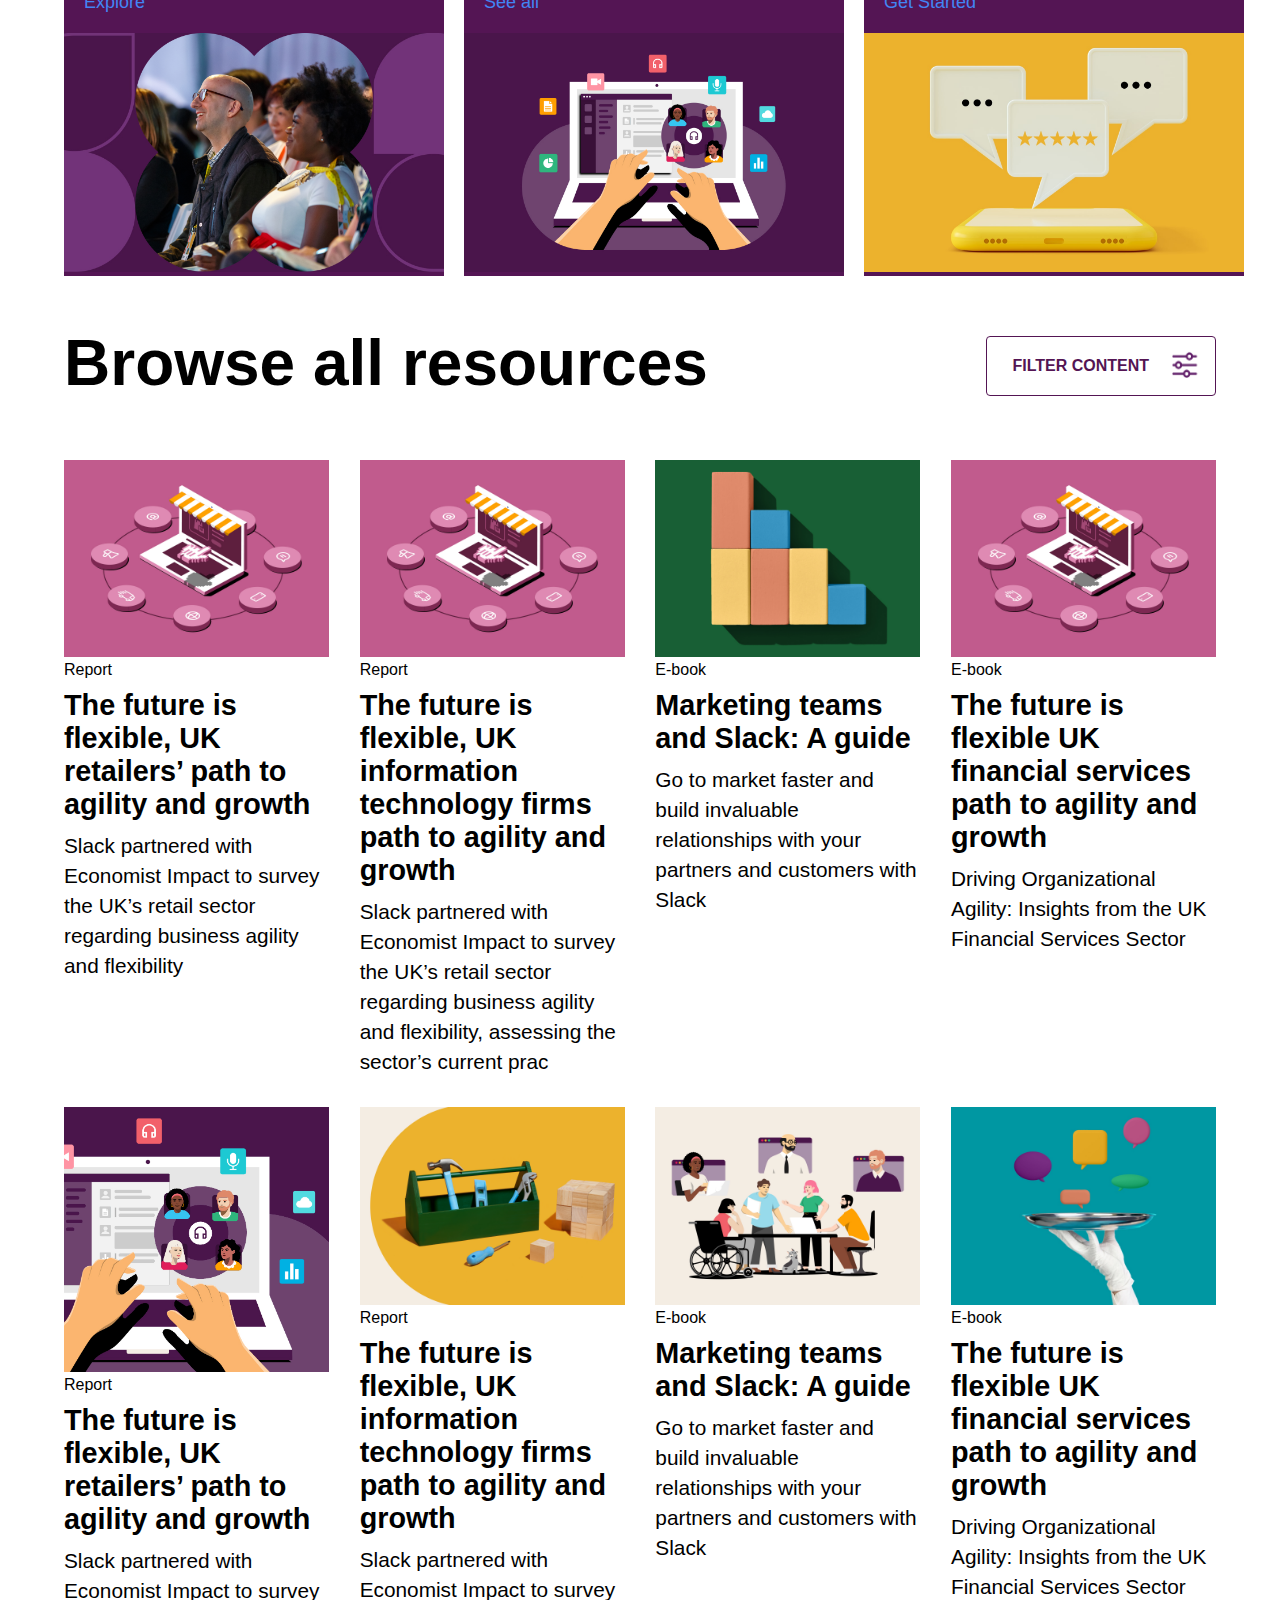
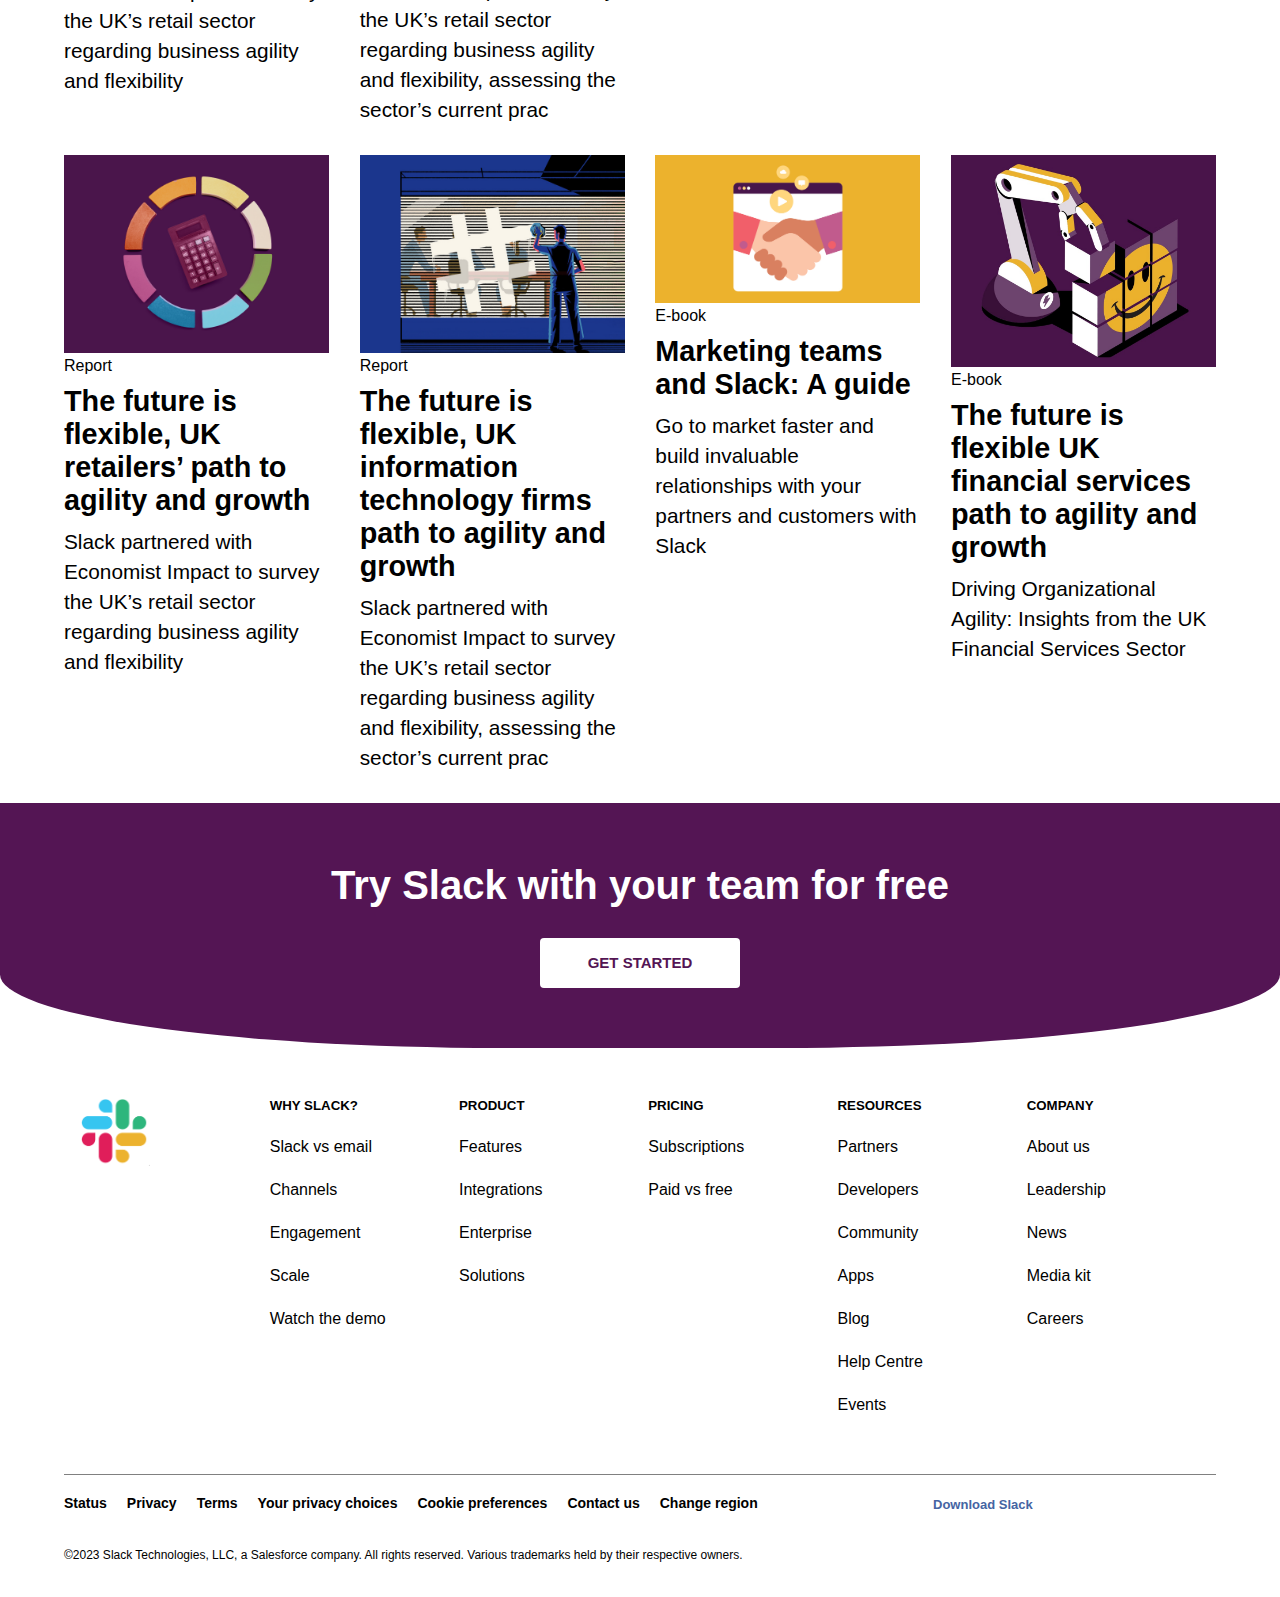
<file: Resources/resources.html>
<!DOCTYPE html>
<html lang="en">

<head>
    <meta charset="UTF-8">
    <meta name="viewport" content="width=device-width, initial-scale=1.0">
    <title>Resources</title>
    <link rel="stylesheet" href="https://cdnjs.cloudflare.com/ajax/libs/font-awesome/6.4.0/css/all.min.css"
        integrity="sha512-iecdLmaskl7CVkqkXNQ/ZH/XLlvWZOJyj7Yy7tcenmpD1ypASozpmT/E0iPtmFIB46ZmdtAc9eNBvH0H/ZpiBw=="
        crossorigin="anonymous" referrerpolicy="no-referrer" />
    <link rel="icon" href="slack-logo.png">

    <link rel="stylesheet" href="style.css">
</head>

<body>
    <header>
        <div class="nav-left">
            <div class="logo">
                <img src="./../Resources/Slack_RGB.png">
            </div>
            <div class="menu">
                <ul>
                    <li><a href="#">Product <i class="fa-solid fa-caret-down"></i></a>
                        <div class="sub-menu">
                            <ul>
                                <li><a href="#">Features</a></li>
                                <li><a href="#">Channels</a></li>
                                <li><a href="#">Integration</a></li>
                                <li><a href="#">Security</a></li>
                                <li><a href="#">Slack Connect</a></li>
                                <li><a href="#">Customer</a></li>
                            </ul>
                        </div>
                    </li>
                    <li><a href="./../Solutions/solutions.html">Solutions</a></li>
                    <li><a href="./../Enterprise/enterprise.html">Enterprise</a></li>
                    <li><a href="./../Resources/resources.html">Resources</a></li>
                    <li><a href="./../Pricing/pricing.html">Pricing</a></li>
                </ul>
            </div>
        </div>

        <div class="nav-right">
            <div class="lense">
                <i class="fa-solid fa-magnifying-glass" style="font-size: 20px;"></i>
            </div>
            <p class="in"><a href="./../Sign-In/sign-in.html">Sign-in</a></p>
            <input type="button" value="Talk to Sales" class="btn-sales">
            <input type="button" value="Try for Free" class="btn-free">
        </div>
        <div class="bar"><i class="fa-solid fa-bars"></i></div>
    </header>

    <div class="filter flex">
        <div class="filter-left">
            <h1>Resources Library
            </h1>
            <p>Browse resources tailored to your team, your needs and all the ways that you can get more out of Slack.
            </p>
        </div>
        <div class="filter-right-part flex">
            <div class="filter-right flex">
                <div class="filter-button flex">
                    <button>Filter Content</button>
                </div>
                <div class="filter-icon flex">
                    <img src="./../Resources/filter.png">
                </div>
            </div>
        </div>
    </div>
<!-- ---------------------------------------- -->
<div class="part2-container">
    <div class="top-line">
        <hr>
    </div>

    <div class="part2 flex">
        <a href="#" class="visit-link">
            <div class="visit flex">
                <div class="image-visit">
                    <img src="./../Resources/visit.jpg">
                </div>
                <div class="visit-text">
                    <h3>Visit the Help Centre</h3>
                    <p>Walkthroughs, tips and videos for how to get connected, stay organised and do whatever you need to do in Slack.</p>
                </div>
            </div>
        </a>

        <a href="#" class="visit-link">
            <div class="visit flex">
                <div class="image-visit">
                    <img src="./../Resources/register.jpg">
                </div>
                <div class="visit-text">
                    <h3>Register for an event</h3>
                    <p>Watch and learn more about Slack at our in-person and virtual events.</p>
                </div>
            </div>
        </a>

        <a href="#" class="visit-link">
            <div class="visit flex">
                <div class="image-visit">
                    <img src="./../Resources/read.jpg">
                </div>
                <div class="visit-text">
                    <h3>Read the Slack blog</h3>
                    <p>Articles on collaboration, transformation and more, from industry experts, Slack leaders and the Slack team.</p>
                </div>
            </div>
        </a>
    </div>
    <div class="top-line">
        <hr>
    </div>
    
</div>
<!-- --------------------------------------- -->

<div class="part3 flex">
    <div class="part3-image">
        <img src="./../Resources/state-of-work.jpg">
    </div>

    <div class="part3-right">
        <span>Report
        </span>
        <h1>The State of Work 2023</h1>
        <p>A survey of over 18,000 desk workers, managers and executives reveals the greatest challenges and opportunities facing organisations today</p>
        <a href="#">Read more <i class="fa-solid fa-arrow-right-long"></i></a>
    </div>
</div>

<div class="guide flex">
    <div class="guide-text1">
        <span>Guide</span>
        <h3>Top five tips for getting started in Slack</h3>
        <p>Get started on Slack with confidence using these quick tips for communicating and working in Slack channels</p>
    </div>
    <div class="guide-text2">
        <span>Guide</span>
        <h3>Introducing your partners to Slack Connect</h3>
        <p>Simple tips and templates to help you onboard your partners to working with you in channels.</p>
    </div>
</div>

<div class="collection-container flex">
    <div class="collection-box">
        <a href="#">
            <p class="serial-no">01/04</p>
    
            <div class="collection flex">
                <div class="collection-image">
                    <img src="./../Resources/collect1.jpg">
                </div>
            
                <div class="collection-right">
                    <span>Collection</span>
                    <h1>Top moments at Slack Frontiers Europe 2022</h1>
                    <p>Get started on Slack with confidence using these quick tips for communicating and working in Slack channels
            
                    </p>
                    <a href="#" class="explore">Explore <i class="fa-solid fa-arrow-right-long"></i></a>
                </div>
            </div>
        </a>
    </div>

    <div class="collection-box">
        <a href="#">
            <p class="serial-no">02/04</p>
    
            <div class="collection flex">
                <div class="collection-image">
                    <img src="./../Resources/collect2.jpg">
                </div>
            
                <div class="collection-right">
                    <span>Collection</span>
                    <h1>Top moments at Slack Frontiers Europe 2022</h1>
                    <p>Get started on Slack with confidence using these quick tips for communicating and working in Slack channels
            
                    </p>
                    <a href="#" class="explore">See all <i class="fa-solid fa-arrow-right-long"></i></a>
                </div>
            </div>
        </a>
    </div>

    <div class="collection-box">
        <a href="#">
            <p class="serial-no">03/04</p>
    
            <div class="collection flex">
                <div class="collection-image">
                    <img src="./../Resources/collect3.jpg">
                </div>
            
                <div class="collection-right">
                    <span>Collection</span>
                    <h1>Top moments at Slack Frontiers Europe 2022</h1>
                    <p>Get started on Slack with confidence using these quick tips for communicating and working in Slack channels
            
                    </p>
                    <a href="#" class="explore">Get Started <i class="fa-solid fa-arrow-right-long"></i></a>
                </div>
            </div>
        </a>
    </div>



</div>




<!-- --------------------------------- -->
<div class="filter-browse">
    <div class="filter flex">
        <div class="filter-left flex">
            <h1>Browse all resources</h1>
        </div>
        <div class="filter-right-part flex">
            <div class="filter-right flex">
                <div class="filter-button flex">
                    <button>Filter Content</button>
                </div>
                <div class="filter-icon flex">
                    <img src="./../Resources/filter.png">
                </div>
            </div>
        </div>
    </div>
    
    <div class="browse-container">
        <div class="browse flex">
            <a href="#" class="browse-link">
                <div class="browse">
                    <div class="image-browse">
                        <img src="./../Resources/box1.jpg">
                    </div>
                    <div class="browse-text">
                        <span>Report</span>
                        <h3>The future is flexible, UK retailers’ path to agility and growth</h3>
                        <p>Slack partnered with Economist Impact to survey the UK’s retail sector regarding business agility and flexibility</p>
                    </div>
                </div>
            </a>
        
            <a href="#" class="browse-link">
                <div class="browse">
                    <div class="image-browse">
                        <img src="./../Resources/box1.jpg">
                    </div>
                    <div class="browse-text">
                        <span>Report</span>
                        <h3>The future is flexible, UK information technology firms path to agility and growth</h3>
                        <p>Slack partnered with Economist Impact to survey the UK’s retail sector regarding business agility and flexibility, assessing the sector’s current prac</p>
                    </div>
                </div>
            </a>
        
            <a href="#" class="browse-link">
                <div class="browse">
                    <div class="image-browse">
                        <img src="./../Resources/box3.jpg">
                    </div>
                    <div class="browse-text">
                        <span>E-book</span>
                        <h3>Marketing teams and Slack: A guide</h3>
                        <p>Go to market faster and build invaluable relationships with your partners and customers with Slack</p>
                    </div>
                </div>
            </a>
        
            <a href="#" class="browse-link">
                <div class="browse">
                    <div class="image-browse">
                        <img src="./../Resources/box1.jpg">
                    </div>
                    <div class="browse-text">
                        <span>E-book</span>
                        <h3>The future is flexible UK financial services path to agility and growth</h3>
                        <p>Driving Organizational Agility: Insights from the UK Financial Services Sector</p>
                    </div>
                </div>
            </a>    
    
            <a href="#" class="browse-link">
                <div class="browse">
                    <div class="image-browse">
                        <img src="./../Resources/box5.jpg">
                    </div>
                    <div class="browse-text">
                        <span>Report</span>
                        <h3>The future is flexible, UK retailers’ path to agility and growth</h3>
                        <p>Slack partnered with Economist Impact to survey the UK’s retail sector regarding business agility and flexibility</p>
                    </div>
                </div>
            </a>
        
            <a href="#" class="browse-link">
                <div class="browse">
                    <div class="image-browse">
                        <img src="./../Resources/box6.jpg">
                    </div>
                    <div class="browse-text">
                        <span>Report</span>
                        <h3>The future is flexible, UK information technology firms path to agility and growth</h3>
                        <p>Slack partnered with Economist Impact to survey the UK’s retail sector regarding business agility and flexibility, assessing the sector’s current prac</p>
                    </div>
                </div>
            </a>
        
            <a href="#" class="browse-link">
                <div class="browse">
                    <div class="image-browse">
                        <img src="./../Resources/box7.jpg">
                    </div>
                    <div class="browse-text">
                        <span>E-book</span>
                        <h3>Marketing teams and Slack: A guide</h3>
                        <p>Go to market faster and build invaluable relationships with your partners and customers with Slack</p>
                    </div>
                </div>
            </a>
        
            <a href="#" class="browse-link">
                <div class="browse">
                    <div class="image-browse">
                        <img src="./../Resources/box8.jpg">
                    </div>
                    <div class="browse-text">
                        <span>E-book</span>
                        <h3>The future is flexible UK financial services path to agility and growth</h3>
                        <p>Driving Organizational Agility: Insights from the UK Financial Services Sector</p>
                    </div>
                </div>
            </a>    
    
            <a href="#" class="browse-link">
                <div class="browse">
                    <div class="image-browse">
                        <img src="./../Resources/box9.jpg">
                    </div>
                    <div class="browse-text">
                        <span>Report</span>
                        <h3>The future is flexible, UK retailers’ path to agility and growth</h3>
                        <p>Slack partnered with Economist Impact to survey the UK’s retail sector regarding business agility and flexibility</p>
                    </div>
                </div>
            </a>
        
            <a href="#" class="browse-link">
                <div class="browse">
                    <div class="image-browse">
                        <img src="./../Resources/box10.jpg">
                    </div>
                    <div class="browse-text">
                        <span>Report</span>
                        <h3>The future is flexible, UK information technology firms path to agility and growth</h3>
                        <p>Slack partnered with Economist Impact to survey the UK’s retail sector regarding business agility and flexibility, assessing the sector’s current prac</p>
                    </div>
                </div>
            </a>
        
            <a href="#" class="browse-link">
                <div class="browse">
                    <div class="image-browse">
                        <img src="./../Resources/box11.jpg">
                    </div>
                    <div class="browse-text">
                        <span>E-book</span>
                        <h3>Marketing teams and Slack: A guide</h3>
                        <p>Go to market faster and build invaluable relationships with your partners and customers with Slack</p>
                    </div>
                </div>
            </a>
        
            <a href="#" class="browse-link">
                <div class="browse">
                    <div class="image-browse">
                        <img src="./../Resources/box12.jpg">
                    </div>
                    <div class="browse-text">
                        <span>E-book</span>
                        <h3>The future is flexible UK financial services path to agility and growth</h3>
                        <p>Driving Organizational Agility: Insights from the UK Financial Services Sector</p>
                    </div>
                </div>
            </a>    
        </div>
    </div>
</div>






<!-- ------------------------------------------------------------------------ -->
    <div class="curve">
        <h1>Try Slack with your team for free</h1>
        <div class="curve-btn">
            <input type="button" value="GET STARTED" class="curve-btn-sales">
        </div>
    </div>


    <div class="part8">
        <div class="part8-container">
            <div class="part8-box1">
                <div class="part8-logo">
                    <img src="./../Resources/slack-logo.png">
                </div>
            </div>
            <div class="part8-box2">
                <h5>WHY SLACK?</h5>
                <ul>
                    <li>Slack vs email</li>
                    <li>Channels</li>
                    <li>Engagement</li>
                    <li>Scale</li>
                    <li>Watch the demo</li>
                </ul>
            </div>
            <div class="part8-box3">
                <h5>PRODUCT</h5>
                <ul>
                    <li>Features</li>
                    <li>Integrations</li>
                    <li>Enterprise</li>
                    <li>Solutions</li>
                </ul>
                

            </div>
            <div class="part8-box4">
                <h5>PRICING</h5>
                <ul>
                    <li>Subscriptions</li>
                    <li>Paid vs free</li>
                </ul>
            </div>
            <div class="part8-box5">
                <h5>RESOURCES</h5>
                <ul>
                    <li>Partners</li>
                    <li>Developers</li>
                    <li>Community</li>
                    <li>Apps</li>
                    <li>Blog</li>
                    <li>Help Centre</li>
                    <li>Events</li>
                </ul>
            </div>
            <div class="part8-box6">
                <h5>COMPANY</h5>
                <ul>
                    <li>About us</li>
                    <li>Leadership</li>
                    <li>News</li>
                    <li>Media kit</li>
                    <li>Careers</li>
                </ul>
            </div>
        </div>
    </div>

    <footer>
        <div class="rule">
        </div>
    
        <div class="footer">
            <div class="footer-left">
                <ul>
                    <li>Status</li>
                    <li>Privacy</li>
                    <li>Terms</li>
                    <li><i class="fa-regular fa-eye-slash"></i>Your privacy choices</li>
                    <li>Cookie preferences</li>
                    <li>Contact us</li>
                    <li><i class="fa-solid fa-globe"></i> Change region</li>
                </ul>
            </div>
    
            <div class="footer-right">
                <div class="media">
                    <div class="download">
                        <i class="fa-solid fa-cloud-arrow-down"></i><span>Download Slack
                        </span>
                    </div>
                    
                    <i class="fa-brands fa-twitter"></i>
                    <i class="fa-brands fa-square-facebook"></i>
                    <i class="fa-brands fa-youtube"></i>
                    <i class="fa-brands fa-linkedin"></i>
                </div>
            </div>
        </div>
        <p>©2023 Slack Technologies, LLC, a Salesforce company. All rights reserved. Various trademarks held by their respective owners.
        </p>
    </footer>
</body>

</html>
</file>
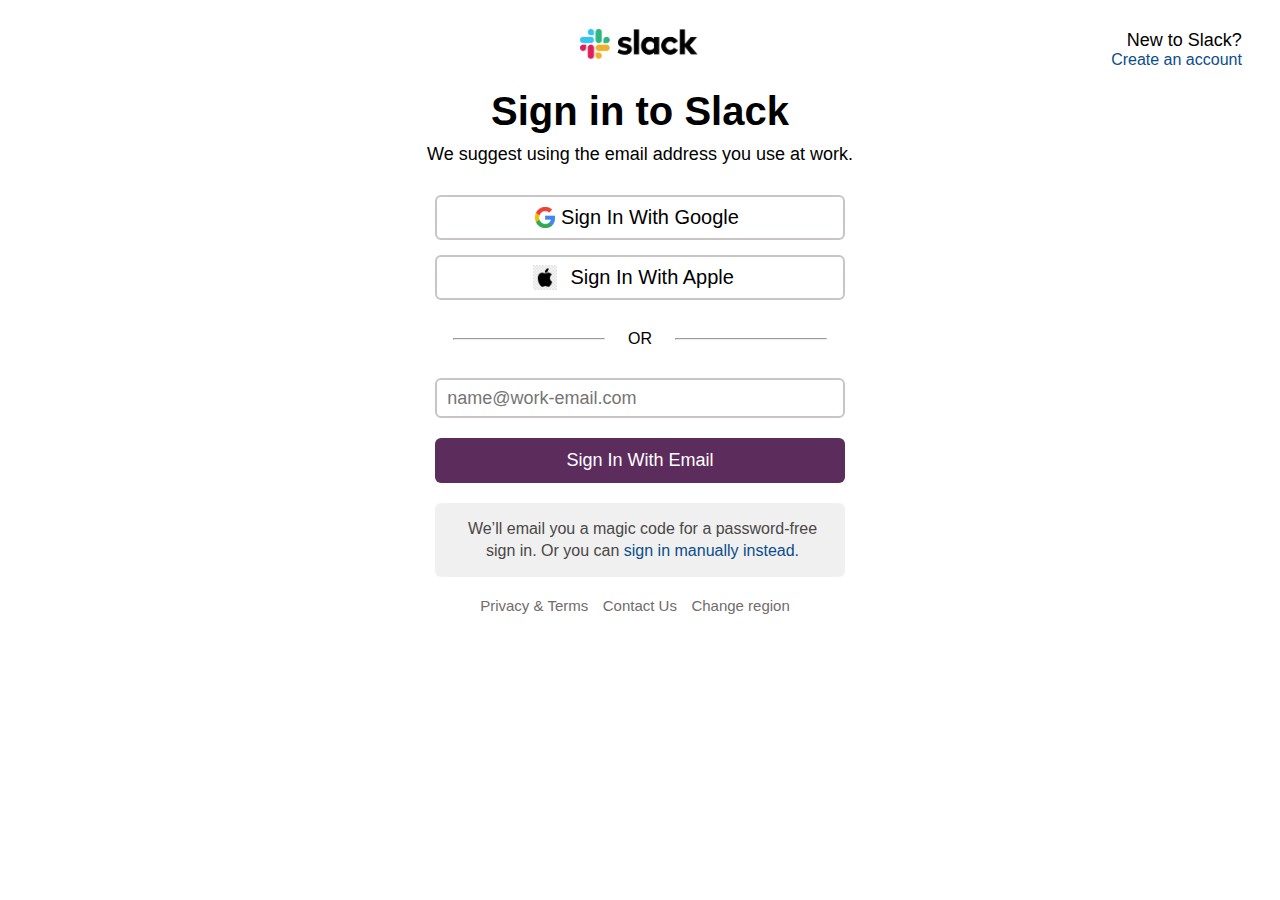
<file: Sign-In/sign-in.html>
<!DOCTYPE html>
<html lang="en">
<head>
    <meta charset="UTF-8">
    <meta name="viewport" content="width=device-width, initial-scale=1.0">
    <title>Sign-In</title>
    <link rel="icon" href="./slack-logo.png">
    <link rel="stylesheet" href="style.css">
</head>
<body>
    <div class="head flex">
        <div class="blank"></div>
        <div class="center flex">
            <div class="logo flex">
            <img src="./Slack_RGB.png">
            </div>
        </div>
        <div class="create-account">
            <p>New to Slack?</p>
            <a href="#">Create an account</a>
        </div>
    </div>
    <div class="form">
        <h1>Sign in to Slack</h1>
        <p>We suggest using the email address you use at work.</p>
        <div class="sign-in-google flex">
            <div class="google-logo">
                <img src="./google.png">
            </div>
            <input type="button" value="Sign In With Google" class="google-btn">
        </div>

        <div class="sign-in-apple flex">
            <div class="apple-logo">
                <img src="./apple.jpg">
            </div>
            <input type="button" value="Sign In With Apple" class="google-btn">
        </div>
        <div class="or">
            <div class="left-line"><hr></div>
            <div class="or-text">OR</div>
            <div class="right-line"><hr></div>
        </div>

        <input type="text" placeholder="name@work-email.com" class="email-id">

        <input type="button" value="Sign In With Email" class="email-btn">
        <div class="gray-box">
            We’ll email you a magic code for a password-free sign in. Or you can <span>sign in manually instead.</span>

        </div>
        <div class="bottom-info">
            <a href="#">Privacy & Terms</a>
            <a href="#">Contact Us</a>
            <i class="fa-solid fa-globe"></i><a href="#"><i class="fa-solid fa-globe"></i> Change region</a>
        </div>

        
    </div>
</body>
</html>
</file>
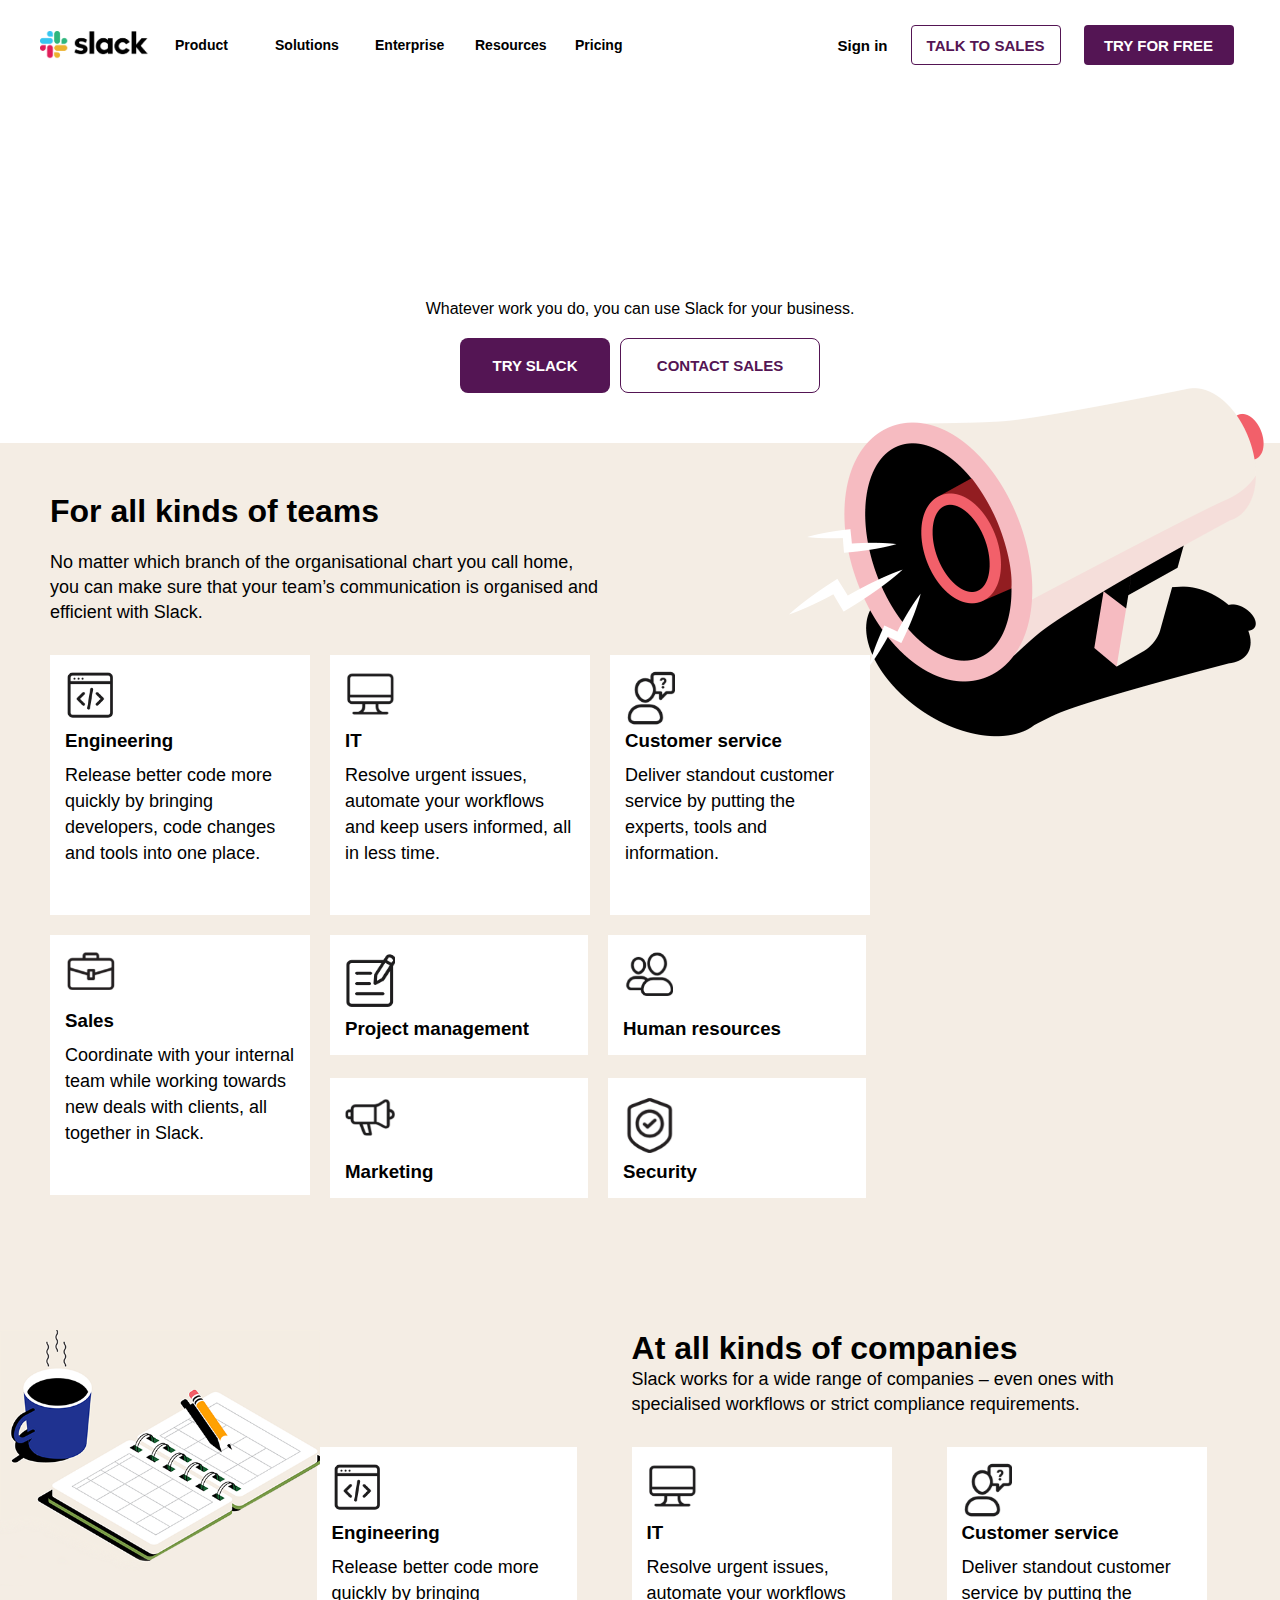
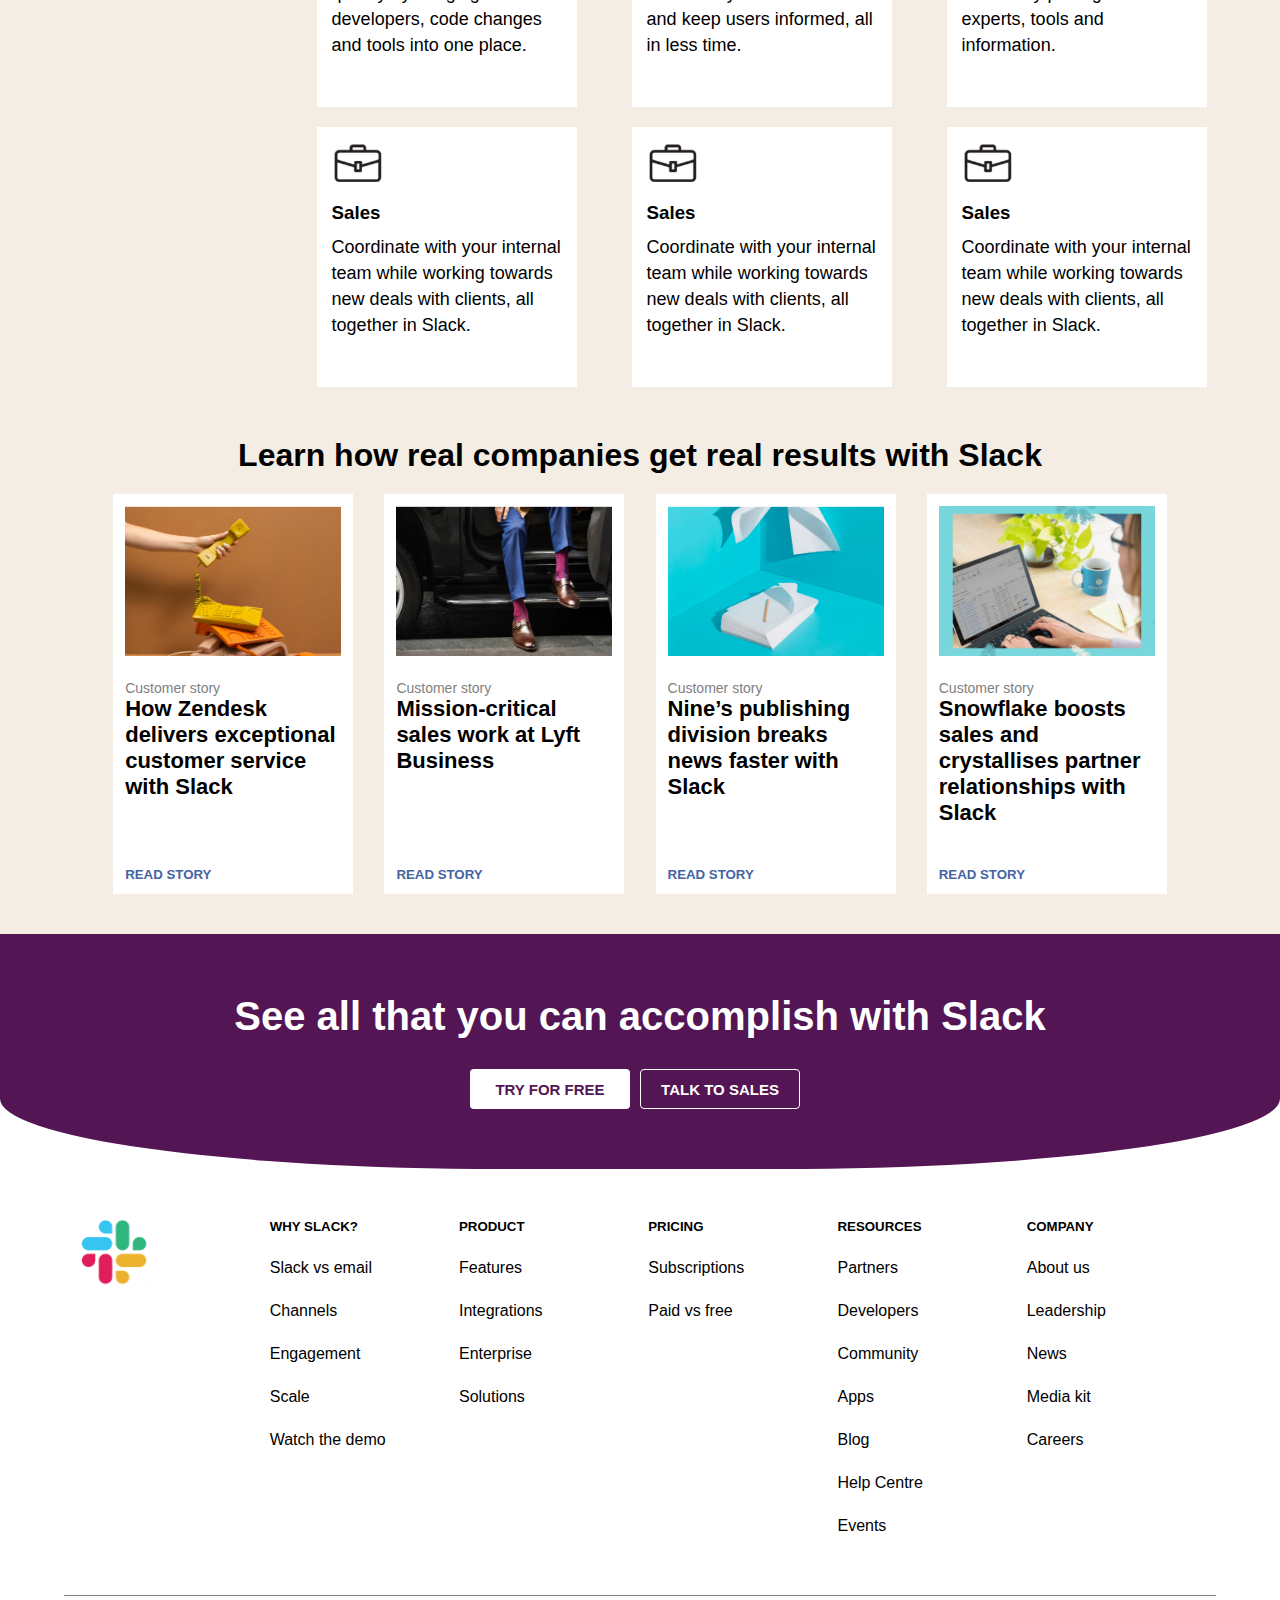
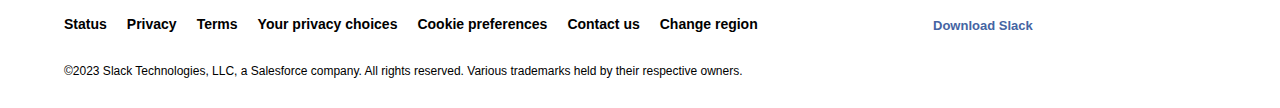
<file: Solutions/solutions.html>
<!DOCTYPE html>
<html lang="en">

<head>
    <meta charset="UTF-8">
    <meta name="viewport" content="width=device-width, initial-scale=1.0">
    <title>Slack.com</title>
    <link rel="stylesheet" href="https://cdnjs.cloudflare.com/ajax/libs/font-awesome/6.4.0/css/all.min.css"
        integrity="sha512-iecdLmaskl7CVkqkXNQ/ZH/XLlvWZOJyj7Yy7tcenmpD1ypASozpmT/E0iPtmFIB46ZmdtAc9eNBvH0H/ZpiBw=="
        crossorigin="anonymous" referrerpolicy="no-referrer" />
    <link rel="icon" href="slack-logo1.png" type="image/x-icon" style="width: 33;">
    <style>
        i.size {
            font-size: 110px;
        }
    </style>
    <link rel="stylesheet" href="solutions.css">
</head>

<body>
    <header>
        <div class="nav-left">
            <div class="logo">
                <img src="./Slack_RGB.png">
            </div>
            <div class="menu">
                <ul>
                    <li><a href="#">Product <i class="fa-solid fa-caret-down"></i></a>
                        <div class="sub-menu">
                            <ul>
                                <li><a href="#">Features</a></li>
                                <li><a href="#">Channels</a></li>
                                <li><a href="#">Integration</a></li>
                                <li><a href="#">Security</a></li>
                                <li><a href="#">Slack Connect</a></li>
                                <li><a href="#">Customer</a></li>
                            </ul>
                        </div>
                    </li>
                    <li><a href="./../Solutions/solutions.html">Solutions</a></li>
                    <li><a href="./../Enterprise/enterprise.html">Enterprise</a></li>
                    <li><a href="./../Resources/resources.html">Resources</a></li>
                    <li><a href="./../Pricing/pricing.html">Pricing</a></li>
                </ul>
            </div>
        </div>

        <div class="nav-right">
            <div class="lense">
                <i class="fa-solid fa-magnifying-glass" style="font-size: 20px;"></i>
            </div>
            <span><a href="./../Sign-In/sign-in.html" class="in">Sign in</a></span>
            <input type="button" value="Talk to Sales" class="btn-sales">
            <input type="button" value="Try for Free" class="btn-free">
        </div>
        <div class="bar"><i class="fa-solid fa-bars"></i></div>
    </header>

    <div class="body-part">
        <div class="slogans">
            <video aria-describedby="hero-image" class="c-video--solutions-home" autoplay="" loop="" muted="" playsinline="" poster="https://a.slack-edge.com/bde53/marketing/img/solutions/home/animation/top-solutions-d.jpg">
                <source src="https://a.slack-edge.com/bde53/marketing/img/solutions/home/animation/top-solutions-d.mp4" type="video/mp4">
        </div>
        <p>Whatever work you do, you can use Slack for your business.
        </p>
        <div class="head-btn">
            <input type="button" value="TRY SLACK" class="try">
            <input type="button" value="CONTACT SALES" class="contact">
        </div>
    </div>

    <div class="part1">
        <div class="mike">
            <img src="./mike.png">
        </div>
        <div class="part1-body">
            <h1>For all kinds of teams</h1>
            <p class="matter">No matter which branch of the organisational chart you call home, you can make sure that your team’s communication is organised and efficient with Slack.
            </p>

            <div class="part1-container">
                <div class="box1-A">
                    <a href="#">
                        <div class="box1">
                            <div class="box1-cont">
                                <div class="image">
                                    <img src="./eng.png">
                                </div>
                                <h3>Engineering</h3>
                                <p>Release better code more quickly by bringing developers, code changes and tools into one place.</p>
                            </div>
                            <div class="arrow"><i class="fa-solid fa-arrow-right-long"></i></div>
                        </div>
                    </a>
                </div>

                <div class="box1-A">
                    <a href="#">
                        <div class="box1">
                            <div class="box1-cont">
                                <div class="image">
                                    <img src="./IT.png">
                                </div>
                                <h3>IT</h3>
                                <p>Resolve urgent issues, automate your workflows and keep users informed, all in less time.</p>
                            </div>
                            <div class="arrow"><i class="fa-solid fa-arrow-right-long"></i></div>
                        </div>
                    </a>
                </div>

                <div class="box1-A">
                    <a href="#">
                        <div class="box1">
                            <div class="box1-cont">
                                <div class="image">
                                    <img src="./CS.png">
                                </div>
                                <h3>Customer service</h3>
                                <p>Deliver standout customer service by putting the experts, tools and information.</p>
                                
                            </div>
                            <div class="arrow"><i class="fa-solid fa-arrow-right-long"></i></div>
                        </div>
                    </a>
                </div>

                <div class="box1-A">
                    <a href="#">
                        <div class="box1">
                            <div class="box1-cont">
                                <div class="image">
                                    <img src="./sales.png">
                                </div>
                                <h3>Sales</h3>
                                <p>Coordinate with your internal team while working towards new deals with clients, all together in Slack.</p>
                            </div>
                            <div class="arrow"><i class="fa-solid fa-arrow-right-long"></i></div>
                        </div>
                    </a>
                </div>

                <div class="box1-A">
                    <div class="box2">
                        <div class="box2-anchor">
                            <a href="#">
                                <div class="box2-a">
                                    <div class="pm-logo">
                                        <img src="./pm.png">
                                    </div>
                                    <div class="pm-text">
                                        <h3>Project management</h3>
                                        <div class="arrow"><i class="fa-solid fa-arrow-right-long"></i></div>
                                    </div>
                                </div>
                            </a>
                        </div>
                        <div class="box2-anchor">
                            <a href="#">
                                <div class="box2-a">
                                    <div class="pm-logo">
                                        <img src="./hr.png">
                                    </div>
                                    <div class="pm-text">
                                        <h3>Human resources</h3>
                                        <div class="arrow"><i class="fa-solid fa-arrow-right-long"></i></div>
                                    </div>
                                </div>
                            </a>
                        </div>
                        <div class="box2-anchor">
                            <a href="#">
                                <div class="box2-a">
                                    <div class="pm-logo">
                                        <img src="./market.png">
                                    </div>
                                    <div class="pm-text">
                                        <h3>Marketing</h3>
                                        <div class="arrow"><i class="fa-solid fa-arrow-right-long"></i></div>
                                    </div>
                                </div>
                            </a>
                        </div>
                        <div class="box2-anchor">
                            <a href="#">
                                <div class="box2-a">
                                    <div class="pm-logo">
                                        <img src="./security.png">
                                    </div>
                                    <div class="pm-text">
                                        <h3>Security</h3>
                                        <div class="arrow"><i class="fa-solid fa-arrow-right-long"></i></div>
                                    </div>
                                </div>
                            </a>
                        </div>
                    </div>

                </div>
            </div>
        </div>

    </div>

    <div class="part2">
        <div class="coffee">
            <img src="./coffee.png">
        </div>
        <div class="part2-body">
            <div class="text">
                <h1>At all kinds of companies</h1>
                <p class="slack">Slack works for a wide range of companies – even ones with specialised workflows or strict compliance requirements.</p>
            </div>

            <div class="part2-container">
                <div class="box1-A">
                    <a href="#">
                        <div class="box1">
                            <div class="box1-cont">
                                <div class="image">
                                    <img src="./eng.png">
                                </div>
                                <h3>Engineering</h3>
                                <p>Release better code more quickly by bringing developers, code changes and tools into one place.</p>
                            </div>
                            <div class="arrow"><i class="fa-solid fa-arrow-right-long"></i></div>
                        </div>
                    </a>
                </div>

                <div class="box1-A">
                    <a href="#">
                        <div class="box1">
                            <div class="box1-cont">
                                <div class="image">
                                    <img src="./IT.png">
                                </div>
                                <h3>IT</h3>
                                <p>Resolve urgent issues, automate your workflows and keep users informed, all in less time.</p>
                            </div>
                            <div class="arrow"><i class="fa-solid fa-arrow-right-long"></i></div>
                        </div>
                    </a>
                </div>

                <div class="box1-A">
                    <a href="#">
                        <div class="box1">
                            <div class="box1-cont">
                                <div class="image">
                                    <img src="./CS.png">
                                </div>
                                <h3>Customer service</h3>
                                <p>Deliver standout customer service by putting the experts, tools and information.</p>
                                
                            </div>
                            <div class="arrow"><i class="fa-solid fa-arrow-right-long"></i></div>
                        </div>
                    </a>
                </div>

                <div class="box1-A">
                    <a href="#">
                        <div class="box1">
                            <div class="box1-cont">
                                <div class="image">
                                    <img src="./sales.png">
                                </div>
                                <h3>Sales</h3>
                                <p>Coordinate with your internal team while working towards new deals with clients, all together in Slack.</p>
                            </div>
                            <div class="arrow"><i class="fa-solid fa-arrow-right-long"></i></div>
                        </div>
                    </a>
                </div>

                <div class="box1-A">
                    <a href="#">
                        <div class="box1">
                            <div class="box1-cont">
                                <div class="image">
                                    <img src="./sales.png">
                                </div>
                                <h3>Sales</h3>
                                <p>Coordinate with your internal team while working towards new deals with clients, all together in Slack.</p>
                            </div>
                            <div class="arrow"><i class="fa-solid fa-arrow-right-long"></i></div>
                        </div>
                    </a>
                </div>

                <div class="box1-A">
                    <a href="#">
                        <div class="box1">
                            <div class="box1-cont">
                                <div class="image">
                                    <img src="./sales.png">
                                </div>
                                <h3>Sales</h3>
                                <p>Coordinate with your internal team while working towards new deals with clients, all together in Slack.</p>
                            </div>
                            <div class="arrow"><i class="fa-solid fa-arrow-right-long"></i></div>
                        </div>
                    </a>
                </div>
            </div>
        </div>
    </div>



    
    <div class="part7">
        <h1>Learn how real companies get real results with Slack</h1>
        <div class="part7-container">
            <div class="part7-box1">
                <a href="#">
                    <div class="box-A">
                        <div class="image-A">
                            <img src="./img1.jpg">
                        </div>
                        <p>Customer story</p>
                        <h1>How Zendesk delivers exceptional customer service with Slack</h1>
                        <div class="bottom">
                            <div class="read"><h5>READ STORY</h5></div>
                            <div class="arrow"><i class="fa-solid fa-arrow-right-long"></i></div>
                            
                        </div>
                        
                    </div>
                </a>
            </div>

            <div class="part7-box1">
                <a href="#">
                    <div class="box-A">
                        <div class="image-A">
                            <img src="./img2.jpg">
                        </div>
                        <p>Customer story</p>
                        <h1>Mission-critical sales work at Lyft Business</h1>
                        <div class="bottom">
                            <div class="read"><h5>READ STORY</h5></div>
                            <div class="arrow"><i class="fa-solid fa-arrow-right-long"></i></div>
                            
                        </div>
                        
                    </div>
                </a>
            </div>

            <div class="part7-box1">
                <a href="#">
                    <div class="box-A">
                        <div class="image-A">
                            <img src="./img3.jpg">
                        </div>
                        <p>Customer story</p>
                        <h1>Nine’s publishing division breaks news faster with Slack</h1>
                        <div class="bottom">
                            <div class="read"><h5>READ STORY</h5></div>
                            <div class="arrow"><i class="fa-solid fa-arrow-right-long"></i></div>
                            
                        </div>
                        
                    </div>
                </a>
            </div>

            <div class="part7-box1">
                <a href="#">
                    <div class="box-A">
                        <div class="image-A">
                            <img src="./img4.png">
                        </div>
                        <p>Customer story</p>
                        <h1>Snowflake boosts sales and crystallises partner relationships with Slack</h1>
                        <div class="bottom">
                            <div class="read"><h5>READ STORY</h5></div>
                            <div class="arrow"><i class="fa-solid fa-arrow-right-long"></i></div>
                            
                        </div>
                        
                    </div>
                </a>
            </div>
        </div>
    </div>
    
    <div class="curve">
        <h1>See all that you can accomplish with Slack</h1>
        <div class="curve-btn">
            <input type="button" value="Try for Free" class="curve-btn-free">
            <input type="button" value="Talk to Sales" class="curve-btn-sales">
        </div>
    </div>

    <div class="part8">
        <div class="part8-container">
            <div class="part8-box1">
                <div class="part8-logo">
                    <img src="./slack-logo.png">
                </div>
            </div>
            <div class="part8-box2">
                <h5>WHY SLACK?</h5>
                <ul>
                    <li>Slack vs email</li>
                    <li>Channels</li>
                    <li>Engagement</li>
                    <li>Scale</li>
                    <li>Watch the demo</li>
                </ul>
            </div>
            <div class="part8-box3">
                <h5>PRODUCT</h5>
                <ul>
                    <li>Features</li>
                    <li>Integrations</li>
                    <li>Enterprise</li>
                    <li>Solutions</li>
                </ul>
                

            </div>
            <div class="part8-box4">
                <h5>PRICING</h5>
                <ul>
                    <li>Subscriptions</li>
                    <li>Paid vs free</li>
                </ul>
            </div>
            <div class="part8-box5">
                <h5>RESOURCES</h5>
                <ul>
                    <li>Partners</li>
                    <li>Developers</li>
                    <li>Community</li>
                    <li>Apps</li>
                    <li>Blog</li>
                    <li>Help Centre</li>
                    <li>Events</li>
                </ul>
            </div>
            <div class="part8-box6">
                <h5>COMPANY</h5>
                <ul>
                    <li>About us</li>
                    <li>Leadership</li>
                    <li>News</li>
                    <li>Media kit</li>
                    <li>Careers</li>
                </ul>
            </div>
        </div>
    </div>

    <footer>
        <div class="rule">
        </div>
    
        <div class="footer">
            <div class="footer-left">
                <ul>
                    <li>Status</li>
                    <li>Privacy</li>
                    <li>Terms</li>
                    <li><i class="fa-regular fa-eye-slash"></i>Your privacy choices</li>
                    <li>Cookie preferences</li>
                    <li>Contact us</li>
                    <li><i class="fa-solid fa-globe"></i> Change region</li>
                </ul>
            </div>
    
            <div class="footer-right">
                <div class="media">
                    <div class="download">
                        <i class="fa-solid fa-cloud-arrow-down"></i><span>Download Slack
                        </span>
                    </div>
                    
                    <i class="fa-brands fa-twitter"></i>
                    <i class="fa-brands fa-square-facebook"></i>
                    <i class="fa-brands fa-youtube"></i>
                    <i class="fa-brands fa-linkedin"></i>
                </div>
            </div>
        </div>
        <p>©2023 Slack Technologies, LLC, a Salesforce company. All rights reserved. Various trademarks held by their respective owners.
        </p>
    </footer>
</body>
</html>
</file>
<file: Slack-Home-Page/style.css>
* {
    padding: 0;
    margin: 0;
    box-sizing: border-box;
    text-decoration: none;
    font-family: Helvetica, sans-serif;
    list-style: none;
}

header {
    width: 100%;
    height: 90px;
    background-color: #541554;
    display: flex;
    align-items: center;
}

.nav-left {
    width: 60%;
    height: 40px;
    display: flex;
    align-items: center;
    justify-content: start;
}

.logo {
    width: 110px;
    height: 30px;
    margin-left: 40px;
    display: flex;
    align-items: center;
    margin-right: 25px;
}

img {
    width: 100%;
}

.menu ul li {
    width: 100px;
    height: 30px;
    list-style: none;
    float: left;
}

.menu ul li a {
    font-size: 14px;
    color: white;
    font-weight: 600;
    line-height: 30px;
    color: white;
}

.menu ul li a:hover {
    border-bottom: 1px solid white;
    padding: 5px;
    padding: 0;
}

.sub-menu ul {
    padding-top: 10px;
    width: 160px;
    height: 180px;
    border-radius: 10px;
    display: none;
    position: absolute;
    z-index: 2;
    box-shadow: 12px 8px 2px 1px rgb(234, 228, 228);
}

.sub-menu ul li {
    background-color: white;
    padding-left: 9px;
    width: 100%;
}

.sub-menu ul li a {
    color: black;
    display: block;
    position: sticky;
}

.menu ul li:hover .sub-menu ul {
    display: block;
}

.sub-menu ul li:hover {
    background-color: #4285f4;
}
.sub-menu ul li:hover a{
    color: white;
}
.bar{
    font-size: 22px;
    color: white;
    display: none;
}


/* ----------------------- */
.nav-right {
    width: 40%;
    height: 50px;
    display: flex;
    align-items: center;
    justify-content: space-around;
    padding-left: 35px;
    padding-right: 35px;
    color: white;
    font-size: 15px;
    font-weight: 600;
}

.btn-sales {
    width: 150px;
    height: 40px;
    background: none;
    color: white;
    border: 1px solid white;
    border-radius: 4px;
    font-size: 15px;
    font-weight: 600;
    text-transform: uppercase;
    cursor: pointer;
}

.btn-free {
    width: 150px;
    height: 40px;
    background: white;
    color: #541554;
    border: none;
    border-radius: 4px;
    font-size: 15px;
    font-weight: 600;
    text-transform: uppercase;
    cursor: pointer;
}
.in{
    color: white;
}

/* ----------------------------------- */
.body-part {
    width: 100%;
    background-color: #541554;
    padding: 10px;
}

.body-container {
    width: 95%;
    margin: 20px auto;
    display: flex;
    align-items: center;
    gap: 20px;
}

.people {
    width: 45%;
}

.people h1 {
    font-size: 55px;
    color: white;
}

.people h1 span {
    color: orange;
    display: block;
}

.people p {
    font-size: 22px;
    color: white;
    padding-top: 10px;
    line-height: 28px;
}

.email {
    width: 240px;
    height: 55px;
    background-color: white;
    color: #541554;
    font-size: 13px;
    font-weight: 600;
    border-radius: 4px;
    border: 1px solid white;
    margin-right: 10px;
    cursor: pointer;
}

.both-btn {
    margin-top: 20px;
    display: flex;
    cursor: pointer;
}

.google-btn {
    width: 240px;
    height: 55px;
    background-color: #4285f4;
    color: white;
    font-size: 13px;
    font-weight: 600;
    border-radius: 4px;
    border: 1px solid white;
    border: none;
    margin-bottom: 10px;
    display: flex;
    align-items: center;
}

.g-logo {
    width: 55px;
    height: 45px;
    margin: 5px;
    display: flex;
    align-items: center;
    background-color: white;
    display: flex;
    align-items: center;
    justify-content: center;
    border-radius: 4px;
}

.g-logo img {
    width: 50%;
}

.google {
    width: 100%;
    height: 55px;
    background-color: #4285f4;
    color: white;
    font-size: 13px;
    font-weight: 600;
    border-radius: 4px;
    border: 1px solid white;
    border: none;
    cursor: pointer;
}

.video {
    width: 45%;
    display: flex;
    justify-content: flex-end;
}

.video video {
    width: 100%;
}


/* -------------------------------- */
.part2 {
    width: 100%;
    background-color: #f4ede4;
    padding: 10px;
}

.part2 h4 {
    padding: 15px;
    text-align: center;
}

.sponsers {
    width: 80%;
    margin: 10px auto;
    display: flex;
    align-items: center;
    justify-content: space-evenly;
    flex-wrap: wrap;
}

.logo1 {
    width: 100px;
    height: 40px;
}

.logo1 img {
    width: 100%;
}

.logo2 {
    width: 50px;
    height: 50px;
}

.logo2 img {
    width: 100%;
}

.logo3 {
    width: 150px;
    height: 40px;
}

.logo3 img {
    width: 100%;
}

.logo4 {
    width: 120px;
    height: 40px;
}

.logo4 img {
    width: 100%;
}

.logo5 {
    width: 100px;
    height: 40px;
}

.logo5 img {
    width: 100%;
}

.logo6 {
    width: 150px;
    height: 40px;
}

.logo6 img {
    width: 100%;
}

/* ---------------------------------------------- */
.part3 {
    padding: 20px 0;
    width: 100%;
    background-color: #f4ede4;
    display: flex;
    align-items: center;
    justify-content: space-between;
    gap: 40px;
}

.semi-circle1 {
    width: 45%;
    display: flex;
    align-items: center;
}

.semi-circle1 video {
    width: 100%;
}

.part3-right {
    width: 50%;
    padding: 0 20px;
}

.part3-right h1 {
    font-size: 50px;
    padding-bottom: 20px;
}

.part3-right p {
    font-size: 22px;
    line-height: 26px;
    margin-bottom: 30px;
}

.part3-right a {
    font-size: 18px;
    color: #4564a3;
}

.part3-right a:hover {
    border-bottom: 2px solid #4564a3;
    padding-bottom: 5px;
    animation: line 1s ease-out 0s 1 normal;
    transition: 0.3s;
}

/* -------------------- */
.part4 {
    width: 100%;
    background-color: #f4ede4;
    display: flex;
    align-items: center;
}

.part4-left {
    width: 50%;
    margin: 40px;
    padding-left: 30px;
}

.part4 h1 {
    font-size: 50px;
    padding-bottom: 20px;
}

.part4 p {
    font-size: 22px;
    line-height: 26px;
    margin-bottom: 30px;
}

.part4 a {
    font-size: 18px;
    color: #4564a3;
}

.part4 a:hover {
    border-bottom: 2px solid #4564a3;
    padding-bottom: 5px;
    animation: line 1s ease-out 0s 1 normal;
}

.part4-right {
    width: 50%;
    padding-left: 30px;
}

.semi-circle2 {
    width: 100%;
    display: flex;
    align-items: center;
}

.semi-circle2 video {
    width: 100%;
}


/* -------------------------- */
.part5 {
    width: 100%;
    background-color: #ffffff;
}

.part5 h1 {
    margin-top: 20px;
    text-align: center;
    font-size: 42px;
    font-weight: 600;
}

.part5 p {
    margin-top: 15px;
    font-size: 18px;
    text-align: center;
}

.part5-btn {
    margin: 0 auto;
    width: 50%;
    gap: 10px;
    padding-top: 50px;
    align-items: center;
    display: flex;
    justify-content: center;
}

.meet {
    width: 300px;
    height: 50px;
    background-color: #541554;
    color: white;
    border-radius: 8px;
    border: none;
    font-weight: 400;
    font-size: 15px;
    cursor: pointer;
}

.talk {
    width: 180px;
    height: 50px;
    background-color: white;
    color: #541554;
    border-radius: 8px;
    border: 1px solid #541554;
    font-weight: 400;
    font-size: 15px;
    text-transform: uppercase;
    cursor: pointer;
}

.percent-container {
    width: 100%;
    margin: 80px auto;
    display: flex;
    justify-content: space-evenly;
    padding-bottom: 30px;
}

.first,
.second,
.third {
    width: 200px;
}

.first h1 {
    font-size: 60px;
    color: #541554;
}

.second h1 {
    font-size: 60px;
    color: #541554;
}

.third h1 {
    font-size: 60px;
    color: #541554;
}

/* ---------------------------- */
.part6-outer {
    background-color: #ffffff;
}

.part6 {
    width: 100%;
    display: flex;
    align-items: center;
    gap: 30px;
}

.part6-left {
    width: 50%;
    display: flex;
    align-items: center;
    justify-content: start;
}

.part6-left video {
    width: 90%;
    border-top-right-radius: 20% 50%;
    border-bottom-right-radius: 20% 50%;
}

.part6-right {
    width: 45%;
}

.part6-right p {
    font-size: 26px;
    font-weight: 200;
    line-height: 35px;
    font-style: italic;
    margin-bottom: 20px;
}

.director span {
    font-size: 18px;
    font-weight: 600;
    margin-bottom: 100px;
}

.director p {
    font-size: 15px;
}

.part6-right a {
    font-size: 18px;
    color: #4564a3;
}

.part6-right a:hover {
    border-bottom: 2px solid #4564a3;
}

.disclaimer {
    margin: 30px 30px;
    font-size: 14px;
    text-align: center;
    line-height: 18px;
}

/* ----------------------- */

.part7 {
    width: 100%;
    background-color: #f4ede4;
    padding: 20px;
}

.part7 h1 {
    padding-top: 20px;
    text-align: center;
    font-size: 32px;
    color: black;
}

.part7-container {
    width: 90%;
    margin: 20px auto;
    display: flex;
    align-items: center;
    justify-content: space-evenly;
    /* gap: 10px; */
    flex-wrap: wrap;
}

.part7-box1 {
    width: 240px;
    height: 400px;
    background-color: white;
    padding: 12px;
    position: relative;
}

.box-A p {
    margin-top: 20px;
    color: grey;
    font-size: 14px;
}

.box-A h1 {
    padding: 0;
    font-size: 22px;
    color: black;
    text-align: left;
}

.bottom {
    width: 90%;
    display: flex;
    position: fixed;
    justify-content: space-between;
    bottom: 12px;
    position: absolute;
    color: #4564a3;
}

.part7-box1:hover {
    width: 240px;
    height: 415px;
}

/* ----------------- */
.curve {
    width: 100%;
    background-color: #541554;
    border-bottom-left-radius: 500px 30%;
    border-bottom-right-radius: 500px 30%;
    display: flex;
    flex-direction: column;
    align-items: center;
    padding-bottom: 60px;
}

.curve h1 {
    padding-top: 30px;
    margin: 30px auto;
    width: 80%;
    font-size: 40px;
    color: white;
    text-align: center;
}

.curve-btn-sales {
    width: 150px;
    height: 40px;
    background: none;
    color: white;
    border: 1px solid white;
    border-radius: 4px;
    font-size: 15px;
    font-weight: 600;
    text-transform: uppercase;
    cursor: pointer;
}

.curve-btn-free {
    width: 150px;
    height: 40px;
    background: white;
    color: #541554;
    border: none;
    border-radius: 4px;
    font-size: 15px;
    font-weight: 600;
    text-transform: uppercase;
    cursor: pointer;
}




.part8 {
    width: 100%;
    padding-top: 30px;
}

.part8-container {
    margin: 20px auto;
    width: 90%;
    display: flex;
    justify-content: space-evenly;
    margin-bottom: 60px;
}

.part8-box1 {
    width: 15%;
}

.part8-logo {
    width: 40%;
}

.part8-box2 {
    width: 15%;
}

.part8-box2 ul li {
    padding-top: 25px;
}

.part8-box3 {
    width: 15%;
}

.part8-box3 ul li {
    padding-top: 25px;
}

.part8-box4 {
    width: 15%;
}

.part8-box4 ul li {
    padding-top: 25px;
}

.part8-box5 {
    width: 15%;
}

.part8-box5 ul li {
    padding-top: 25px;
}

.part8-box6 {
    width: 15%;
}

.part8-box6 ul li {
    padding-top: 25px;
}

/* ---------------------------- */
footer{
    width: 90%;
    margin: 0 auto;
}
.rule{
    width: 100%;
    border-bottom: 1px solid grey;
    margin-bottom: 20px;
}

.footer {
    width: 100%;
    display: flex;
    justify-content: space-between;
}
.footer-left{
    width: 75%;
}
.footer-right{
    width: 25%;
}

.footer-left ul {
    display: flex;
}

.footer ul li {
    margin-right: 20px;
    font-weight: 600;
    font-size: 14px;
}

footer p {
    margin-top: 30px;
    font-size: 12px;
    margin-bottom: 30px;
}

.media{
    display: flex;
    justify-content: space-between;
}

.download i{
    font-size: 15px;
    color: #4564a3;
}
.download span{
    padding: 5px;
    font-size: 13px;
    font-weight: 600;
    color: #4564a3;
    margin-right: 25px;
}


/* ------Mediaquery----------------------- */

@media screen and (max-width:600px) {
    .bar{
        display: block;
    }
    .menu{
        display: none;
    }
    .nav-right{
        width: 100px;
        padding: 0;
    }
    .btn-sales,.btn-free{
        display: none;
    }

    .body-container {
        flex-direction: column;
    }

    .people {
        width: 90%;
        text-align: center;
    }

    .people h1 {
        font-size: 40px;
    }

    .people p {
        font-size: 18px;
    }

    .video {
        width: 450px;
        margin-top: 20px;
    }

    .both-btn {
        flex-direction: column;
        gap: 10px;
        margin-top: 40px;
    }

    .email {
        width: 100%;
    }

    .google-btn {
        width: 100%;
    }

    .sponsers {
        flex-wrap: wrap;
        gap: 20px;
    }

    .part3 {
        flex-direction: column;
    }

    .semi-circle1 {
        width: 100%;
    }

    .semi-circle1 video {
        width: 90%;
    }

    .part3-right {
        width: 90%;
    }

    .part3-right h1 {
        font-size: 30px;
    }

    .part3-right p {
        font-size: 18px;
    }

    .part4 {
        flex-direction: column-reverse;
        padding-top: 30px;
    }

    .part4-left {
        width: 90%;
    }

    .part4-left h1 {
        font-size: 30px;
    }

    .part4-left p {
        font-size: 18px;
    }

    .part4-right {
        width: 90%;
    }

    .part5 {
        margin: 0 auto;
        width: 90%;
    }

    .part5 h1 {
        font-size: 28px;
    }

    .part5-btn {
        flex-direction: column;
        width: 90%;
    }

    .meet {
        width: 100%;
    }

    .talk {
        width: 100%;
    }

    .percent-container {
        margin: 30px 0;
        flex-wrap: wrap;
        gap: 20px;
        text-align: center;
    }

    .first,
    .second,
    .third {
        width: 60%;
    }

    .part6 {
        flex-direction: column;
    }

    .part6-left {
        width: 100%;
    }

    .part6-right {
        width: 80%;
        text-align: left;
        margin: 0;
        padding: 0;
    }

    .part7-container {
        flex-wrap: wrap;
        gap: 20px;
    }

    .part7 h1 {
        font-size: 25px;

    }

    .part7-box1 {
        width: 200px;
    }

    .part7-box1:hover {
        width: 210px;
    }
  
    .curve h1 {
        font-size: 30px;
    }

   .curve-btn{
        width: 90%;
    }
    .curve-btn-free{
        width: 100%;
        margin-bottom: 20px;
    }
    .curve-btn-sales{
        width: 100%;
    }

    .part8-container {
        flex-wrap: wrap;
        width: 100%;
    }

    .part8-box1 {
        width: 100%;
    }

    .part8-logo {
        width: 13%;
        margin: 15px 15px;
    }

    .part8 h5 {
        font-size: 13px;
    }

    .part8 ul li {
        font-size: 13px;
    }

    footer {
        width: 90%;
    }
    .footer{
        flex-direction: column;
    }

    .footer ul {
        flex-direction: column;
    }

    .footer ul li {
        margin-bottom: 20px;
    }
    .footer-right{
        width: 90%;
    }

}

/* ------------------------------------------------- */
@media screen and (max-width:768px) {
    .bar{
        display: block;
    }

    .menu{
        display: none;
    }
    .nav-right{
        width: 30%;
    }
    .btn-sales,.btn-free{
        display: none;
    }
    .both-btn{
        flex-direction: column;
        gap: 10px;
    }
    .email,.google-btn{
        width: 100%;
    }
    .video{
        width: 65%;
    }
    .sponsers{
        width: 60%;
    }
    .part5-btn{
        flex-direction: column;
    }
    .meet,.talk{
        width: 100%;
    }
    .part7-container{
        width: 100%;
        gap: 10px;
    }
    .part7-box1{
        width: 320px;
    }

    .curve h1 {
        font-size: 35px;
    }

   .curve-btn{
        width: 90%;
    }
    .curve-btn-free{
        width: 100%;
        margin-bottom: 20px;
    }
    .curve-btn-sales{
        width: 100%;
    }
    
    footer {
        width: 90%;
    }
    .footer{
        flex-direction: column;
    }


    .footer-left {
        width: 100%;
    }

    .footer ul li {
        margin-bottom: 20px;
        font-size: 12px;
    }
    .footer-right{
        width: 60%;
        margin-top: 30px;
    }
 

}
</file>
<file: Enterprise/style.css>
*{
    margin: 0;
    padding: 0;
    box-sizing: border-box;
    font-family: Arial, Helvetica, sans-serif;
    list-style: none;
    text-decoration: none;
}

h1{
    font-size: 2.8rem;
    margin-top: 10px;
}
h2{
    font-size: 2rem;
}
h4{
    font-size: .7rem;
}
p{
    font-size: 1rem;
    line-height: 1.5rem;
    margin-top: 10px;
}

.container{
    width: 90%;
    margin: auto;
}

.flex{
    display: flex;
}

/* ------------------------------------------ */

header {
    width: 100%;
    height: 90px;
    display: flex;
    align-items: center;
}

.nav-left {
    width: 60%;
    height: 40px;
    display: flex;
    align-items: center;
    justify-content: start;
}

.logo {
    width: 110px;
    height: 30px;
    margin-left: 40px;
    display: flex;
    align-items: center;
    margin-right: 25px;
}

img {
    width: 100%;
}

.menu ul li {
    width: 100px;
    height: 30px;
    list-style: none;
    float: left;
    color: black;
}

.menu ul li a {
    font-size: 14px;
    color: black;
    font-weight: 600;
    line-height: 30px;
}

.menu ul li a:hover {
    border-bottom: 1px solid white;
    padding: 5px;
    padding: 0;
}

.sub-menu ul {
    padding-top: 10px;
    width: 160px;
    height: 180px;
    border-radius: 10px;
    display: none;
    position: absolute;
    z-index: 2;
    box-shadow: 12px 8px 2px 1px rgb(234, 228, 228);
}

.sub-menu ul li {
    background-color: white;
    padding-left: 9px;
    width: 100%;
}

.sub-menu ul li a {
    color: black;
    display: block;
    position: sticky;
}

.menu ul li:hover .sub-menu ul {
    display: block;
}

.sub-menu ul li:hover {
    background-color: #4285f4;
}
.sub-menu ul li:hover a{
    color: white;
}
.bar{
    font-size: 22px;
    color: white;
    display: none;
}


/* ----------------------- */
.nav-right {
    width: 40%;
    height: 50px;
    display: flex;
    align-items: center;
    justify-content: space-around;
    padding-left: 35px;
    padding-right: 35px;
    color: white;
    font-size: 15px;
    font-weight: 600;
}

.btn-sales {
    width: 150px;
    height: 40px;
    background: none;
    color: #541554;
    border: 1px solid #541554;
    border-radius: 4px;
    font-size: 15px;
    font-weight: 600;
    text-transform: uppercase;
    cursor: pointer;
}

.btn-free {
    width: 150px;
    height: 40px;
    background: #541554;
    color: white;
    border: none;
    border-radius: 4px;
    font-size: 15px;
    font-weight: 600;
    text-transform: uppercase;
    cursor: pointer;
}
.in{
    color: black;
}
.lense{
    color:black;
}


/* ----------------------------------------------- */

.enterprise{
    width: 100%;
    margin-top: 50px;
    gap: 40px;
    align-items: center;
}
.enterprise-left{
    width: 40%;
}
.learn{
    font-size: 1rem;
    font-weight: 600;
    margin-top: 30px;
}
.enterprise-left ul{
    width: 90%;
}
.two-col{
    margin-top: 20px;
    column-count: 2;
    column-gap: 40px;
}
.enterprise-left ul li{
    margin-bottom: 20px;

}
.enterprise-left ul li a{
    font-size: 14px;
    border-bottom:1px solid black;
    text-decoration: none;
    color: black;
    font-weight: 550;
}

.enterprise-right{
    width: 60%;
    justify-content: center;
    align-items: center;

}

.enterprise-right video{
    width: 50%;
}

.sales{
    margin-top: 40px;
    width: 200px;
    height: 50px;
    background-color: #541554;
    border-radius: 8px;
    color: white;
    border: none;
    font-weight: 600;
}

/* -------------------------------- */
.part2 {
    width: 100%;
    margin: 40px 0;
}

.sponsers {
    width: 100%;
    display: flex;
    align-items: center;
    justify-content:space-around;
    flex-wrap: wrap;
    gap: 10px;
}

.logo1 {
    width: 100px;
    height: 40px;
}

.logo1 img {
    width: 100%;
}

.logo2 {
    width: 50px;
    height: 50px;
}

.logo2 img {
    width: 100%;
}

.logo3 {
    width: 150px;
    height: 40px;
}

.logo3 img {
    width: 100%;
}

.logo4 {
    width: 120px;
    height: 40px;
}

.logo4 img {
    width: 100%;
}

.logo5 {
    width: 100px;
    height: 40px;
}

.logo5 img {
    width: 100%;
}

.logo6 {
    width: 150px;
    height: 40px;
}

.logo6 img {
    width: 100%;
}

/* -------------------------------------- */
.scale-main{
    width: 100%;
    background-color: #f4efe8;

}
.scale{
    width: 100%;
    padding: 50px 0;
    gap: 40px;
    align-items: center;
}
.scale-left{
    width: 50%;
}
.scale-right{
    width: 50%;
    justify-content: center;
    align-items: center;
}

.scale-right video{
    width: 80%;
}
.scale-left h2{
    margin-top: 20px;
}

.scale-left ul li{
    margin-top: 20px;
    font-size: 18px;
}
.fa-solid{
    color: #541554;
}
.learn-2{
    margin-top: 30px;
    text-decoration: none;

}
.learn-2 a{
    color:#1264a3;
    font-size: 18px;
}

.intro{
    margin-top: 40px;
    font-style: italic;
    font-size: 18px;
    line-height: 28px;
}

.fa-arrow-right-long{
    color:#1264a3;
}

/* ------------------------------------------- */

.security-main{
    width: 100%;
}
.security{
    width: 100%;
    padding: 50px 0;
    gap: 40px;
    align-items: center;
}
.security-left{
    width: 50%;
}
.security-right{
    width: 50%;
    justify-content: center;
    align-items: center;
}

.security-right video{
    width: 80%;
}
.security-left h2{
    margin-top: 20px;
}

.security-left ul li{
    margin-top: 20px;
    font-size: 18px;
}

/* ----------------- */
.curve {
    width: 100%;
    background-color: #541554;
    border-bottom-left-radius: 500px 30%;
    border-bottom-right-radius: 500px 30%;
    display: flex;
    flex-direction: column;
    align-items: center;
    padding-bottom: 60px;
}

.curve h1 {
    padding-top: 30px;
    margin: 30px auto;
    width: 80%;
    font-size: 40px;
    color: white;
    text-align: center;
}
.curve-btn{
    width: 30%;
    display: flex;
    justify-content: center;
}

.curve-btn-sales {
    width: 200px;
    height: 50px;
    background: white;
    color: #541554;
    border: none;
    border-radius: 4px;
    font-size: 15px;
    font-weight: 600;
    text-transform: uppercase;
    cursor: pointer;
}

/* -------------------------------- */
.part8 {
    width: 100%;
    padding-top: 30px;
}

.part8-container {
    margin: 20px auto;
    width: 90%;
    display: flex;
    justify-content: space-evenly;
    margin-bottom: 60px;
    flex-wrap: wrap;
}

.part8-box1 {
    width: 15%;
}

.part8-logo {
    width: 40%;
}

.part8-box2 {
    width: 15%;
}

.part8-box2 ul li {
    padding-top: 25px;
}

.part8-box3 {
    width: 15%;
}

.part8-box3 ul li {
    padding-top: 25px;
}

.part8-box4 {
    width: 15%;
}

.part8-box4 ul li {
    padding-top: 25px;
}

.part8-box5 {
    width: 15%;
}

.part8-box5 ul li {
    padding-top: 25px;
}

.part8-box6 {
    width: 15%;
}

.part8-box6 ul li {
    padding-top: 25px;
}

/* ---------------------------- */
footer{
    width: 90%;
    margin: 0 auto;
}
.rule{
    width: 100%;
    border-bottom: 1px solid grey;
    margin-bottom: 20px;
}

.footer {
    width: 100%;
    display: flex;
    justify-content: space-between;
}
.footer-left{
    width: 75%;
}
.footer-right{
    width: 25%;
}

.footer-left ul {
    display: flex;
}

.footer ul li {
    margin-right: 20px;
    font-weight: 600;
    font-size: 14px;
}

footer p {
    margin-top: 30px;
    font-size: 12px;
    margin-bottom: 30px;
}

.media{
    display: flex;
    justify-content: space-between;
}

.download i{
    font-size: 15px;
    color: #4564a3;
}
.download span{
    padding: 5px;
    font-size: 13px;
    font-weight: 600;
    color: #4564a3;
    margin-right: 25px;
}

/* ------Mediaquery---------------- */

@media screen and (max-width:426px){
    .bar{
        display: block;
        color: black;
        margin-right: 20px;
    }
    .menu{
        display: none;
    }
 
    .btn-sales,.btn-free{
        display: none;
    }

    .enterprise{
        margin: 0 auto;
        width: 90%;
        flex-direction: column;
        margin-top: 10px;
    }
    .enterprise-left, .enterprise-right{
        width: 100%;
    }
  
    .enterprise-left h1{
        font-size: 25px;
    }
    .learn{
        font-size: 13px;
    }
    .two-col{
        column-count: 1;
    }
    .enterprise-left ul li a{
        font-size: 12px;
        font-weight: 200px;
    }
    .button{
        justify-content: center;
        margin-top: -20px;
    }
    .sales{
        width: 100%;
    }
    .part2{
        margin: 20px auto;
        width: 90%;
    }

    .scale{
        flex-direction: column;
    }
    .scale-left,.scale-right{
        width: 90%;
    }
    .scale-left h2{
        font-size:  22px;
    }

    .security{
        flex-direction: column;
    }
    .security-left, .security-right{
        width: 90%;
    }
    .security-left h2{
        font-size: 22px;
    }

    .footer ul{
        flex-direction: column;
        margin-left: 20px;
    }
    .footer ul li{
        margin-bottom: 20px;
    }
    .part8{

        width: 90%;
        margin: 0 auto;
    }

    .part8-box1,.part8-box2,.part8-box3,.part8-box4,.part8-box5,.part8-box6{
        width: 100%;
        margin-top: 20px;
    }
    .part8-logo{
        width: 15%;
        margin-bottom: 20px;
    }
    .part8-box2 ul li, .part8-box3 ul li,.part8-box4 ul li,.part8-box5 ul li,.part8-box6 ul li{
        display: none;
    }
    
    footer {
        width: 100%;
        flex-direction: column;
    }
    .footer-left{
        width: 100%;
    }
 
    .footer-left ul li {
        margin-bottom: 20px;
    }
    .footer-right{
        width: 100%;
        margin-top: 20px;
        flex-direction: column;
    }
    .media{
        width: 300px;
    }
}

/* ----------------------------------768 */
@media screen and (max-width:768px){
    .bar{
        display: block;
        color: black;
        margin-right: 20px;
    }
    .menu{
        display: none;
    }
 
    .btn-sales,.btn-free{
        display: none;
    }
    .enterprise{
        margin: 0 auto;
        width: 90%;
        flex-direction: column;
        margin-top: 10px;
    }
    .enterprise-left, .enterprise-right{
        width: 100%;
    }
  
    .enterprise-left h1{
        font-size: 25px;
    }
    .learn{
        font-size: 13px;
    }
    .two-col{
        column-count: 1;
    }
    .enterprise-left ul li a{
        font-size: 12px;
        font-weight: 200px;
    }
    .button{
        justify-content: center;
        margin-top: -20px;
    }
    .sales{
        width: 100%;
    }
    .part2{
        margin: 20px auto;
        width: 90%;
    }
    .scale{
        flex-direction: column;
    }
    .scale-left,.scale-right{
        width: 90%;
    }
    .scale-left h2{
        font-size:  22px;
    }

    .security{
        flex-direction: column;
    }
    .security-left, .security-right{
        width: 90%;
    }
    .security-left h2{
        font-size: 22px;
    }
    footer {
        width: 90%;
    }
    .footer{
        flex-direction: column;
        width: 100%;
    }
    .footer-left{
        width: 100%;
    }
    .footer-right{
        width: 40%;
    }

    .footer ul li {
        margin-bottom: 20px;
        font-size: 12px;
    }
    .footer-right{
        width: 40%;
        margin-top: 20px;
    }
}
</file>
<file: Pricing/style.css>
* {
    padding: 0;
    margin: 0;
    box-sizing: border-box;
    text-decoration: none;
    font-family: Helvetica, sans-serif;
    list-style: none;
}

header {
    width: 100%;
    height: 90px;
    display: flex;
    align-items: center;
    background-color: #f4ede4;
}

.nav-left {
    width: 60%;
    height: 40px;
    display: flex;
    align-items: center;
    justify-content: start;
}

.logo {
    width: 110px;
    height: 30px;
    margin-left: 40px;
    display: flex;
    align-items: center;
    margin-right: 25px;
}

img {
    width: 100%;
}

.menu ul li {
    width: 100px;
    height: 30px;
    list-style: none;
    float: left;
    color: black;
}

.menu ul li a {
    font-size: 14px;
    color: black;
    font-weight: 600;
    line-height: 30px;
}

.menu ul li a:hover {
    border-bottom: 1px solid white;
    padding: 5px;
    padding: 0;
}

.sub-menu ul {
    padding-top: 10px;
    width: 160px;
    height: 180px;
    border-radius: 10px;
    display: none;
    position: absolute;
    z-index: 2;
    box-shadow: 12px 8px 2px 1px rgb(234, 228, 228);
}

.sub-menu ul li {
    background-color: white;
    padding-left: 9px;
    width: 100%;
}

.sub-menu ul li a {
    color: black;
    display: block;
    position: sticky;
}

.menu ul li:hover .sub-menu ul {
    display: block;
}

.sub-menu ul li:hover {
    background-color: #4285f4;
}
.sub-menu ul li:hover a{
    color: white;
}
.bar{
    font-size: 22px;
    color: white;
    display: none;
}
.flex{
    display: flex;
}


/* ----------------------- */
.nav-right {
    width: 40%;
    height: 50px;
    display: flex;
    align-items: center;
    justify-content: space-around;
    padding-left: 35px;
    padding-right: 35px;
    color: white;
    font-size: 15px;
    font-weight: 600;
}

.btn-sales {
    width: 150px;
    height: 50px;
    background: none;
    color: #541554;
    border: 1px solid #541554;
    border-radius: 4px;
    font-size: 15px;
    font-weight: 600;
    text-transform: uppercase;
    cursor: pointer;
}

.btn-free {
    width: 150px;
    height: 50px;
    background: #541554;
    color: white;
    border: none;
    border-radius: 4px;
    font-size: 15px;
    font-weight: 600;
    text-transform: uppercase;
    cursor: pointer;
}
.in{
    color: black;
}
.lense{
    color:black;
}
.price-header{
    font-size: 3.5rem;
    text-align: center;
    padding:60px;
    background-color: #f4ede4;
}


/* --------------------------------------- */

.special-offer{
    padding-left: 30px;
    width: 100%;
    background-color: #1264a3;
    height: 60px;
    color: white;
    align-items: center;
}
.special-offer img{
    width: 38px;
    height: 30px;
    padding-right: 10px;
}

.special-offer p{
    font-size: 16px;
    font-weight: 600;
}

.category{
    width: 95%;
    margin: auto;
    justify-content: space-between;
}
.free{
    width: 22%;
    flex-direction: column;
    justify-content: space-between;
}
.free h1{
    margin-top: 40px;
    font-size: 2rem;
}
.free p{
    font-size: 18px;
    line-height: 25px;
    margin-top: 5px;
    margin-bottom: 20px;
}
.price{
    font-size: 1.9rem;
    font-weight: 600;
}
.month{
    font-size: 1.6rem;
    font-weight: 200;
}
.cat-btn-free {
    margin-top: 20px;
    width: 260px;
    height: 70px;
    background:#541554;
    color: white;
    border: none;
    border-radius: 4px;
    font-size: 18px;
    font-weight: 600;
    text-transform: uppercase;
    cursor: pointer;
    margin-bottom: 30px;
}
.list1{
    margin-top: 60px;
}
.free ul li{
    font-size: 17px;
    line-height: 26px;
    margin-bottom: 20px;
}
.bottom{
    justify-content: center;
    margin: 40px;
}
.bottom a{
    color:#4564a3;
    text-align: center;
    font-size: 17px;
}
.bottom a:hover{
    border-bottom: 1px solid #4564a3;
}

.free ul li::before {
    content: '\2714\0020';
  }
.vertical-rule{
    border-left: 0.5px solid grey;
    margin: 30px 0;
}
.crossout{
    text-decoration: line-through;
    font-size: 1.9rem;
    margin-right: 5px;
}
.month-dotted{
    font-size: 1.6rem;
    font-weight: 200;
    border-bottom: 2px dotted black;
}
.free h4{
    margin-bottom: 40px;
}

/* ----------------- */
.curve {
    width: 100%;
    background-color: #541554;
    border-bottom-left-radius: 500px 30%;
    border-bottom-right-radius: 500px 30%;
    display: flex;
    flex-direction: column;
    align-items: center;
    padding-bottom: 60px;
}

.curve h1 {
    padding-top: 30px;
    margin: 30px auto;
    width: 80%;
    font-size: 40px;
    color: white;
    text-align: center;
}
.curve-btn{
    width: 30%;
    gap: 10px;
    display: flex;
    justify-content: center;
}

.curve-btn-sales {
    width: 160px;
    height: 40px;
    background: none;
    color: white;
    border: 1px solid white;
    border-radius: 4px;
    font-size: 15px;
    font-weight: 600;
    text-transform: uppercase;
    cursor: pointer;
    margin-right: 10px;
}

.curve-btn-free {
    width: 160px;
    height: 40px;
    background: white;
    color: #541554;
    border: none;
    border-radius: 4px;
    font-size: 15px;
    font-weight: 600;
    text-transform: uppercase;
    cursor: pointer;
}
/* -------------------------- */
.part8 {
    width: 100%;
    padding-top: 30px;
}

.part8-container {
    margin: 20px auto;
    width: 90%;
    display: flex;
    justify-content: space-evenly;
    margin-bottom: 60px;
}

.part8-box1 {
    width: 15%;
}

.part8-logo {
    width: 40%;
}

.part8-box2 {
    width: 15%;
}

.part8-box2 ul li {
    padding-top: 25px;
}

.part8-box3 {
    width: 15%;
}

.part8-box3 ul li {
    padding-top: 25px;
}

.part8-box4 {
    width: 15%;
}

.part8-box4 ul li {
    padding-top: 25px;
}

.part8-box5 {
    width: 15%;
}

.part8-box5 ul li {
    padding-top: 25px;
}

.part8-box6 {
    width: 15%;
}

.part8-box6 ul li {
    padding-top: 25px;
}

/* ---------------------------- */
footer{
    width: 90%;
    margin: 0 auto;
}
.rule{
    width: 100%;
    border-bottom: 1px solid grey;
    margin-bottom: 20px;
}

.footer {
    width: 100%;
    display: flex;
    justify-content: space-between;
}
.footer-left{
    width: 75%;
}
.footer-right{
    width: 25%;
}

.footer-left ul {
    display: flex;
}

.footer ul li {
    margin-right: 20px;
    font-weight: 600;
    font-size: 14px;
}

footer p {
    margin-top: 30px;
    font-size: 12px;
    margin-bottom: 30px;
}

.media{
    display: flex;
    justify-content: space-between;
}

.download i{
    font-size: 15px;
    color: #4564a3;
}
.download span{
    padding: 5px;
    font-size: 13px;
    font-weight: 600;
    color: #4564a3;
    margin-right: 25px;
}

/* ------Mediaquery----------------------- */

@media screen and (min-width:425px) and(max-width:600px){

    .bar{
        display: block;
        color: black;
        margin-right: 20px;
    }
    .menu{
        display: none;
    }
 
    .btn-sales,.btn-free{
        display: none;
    }
    
    
    .body-part{
        margin-bottom: 20px;
    }

    .part1{
        width: 100%;
        flex-direction: column;
        padding: 0;
        margin: 0;
    }

    .mike{
        margin: 0 auto;
        width: 400px;
        height: 300px;
        position: relative;
        top: 0;
    }
    .part1-body{
        width: 80%;
    }

    .matter{
        width: 100%;
    }
    .box1{
        width: 450px;
        height: 180px;
    }

    .box2-a{
        width: 450px;
        height: 90px;
    }
    .pm-logo{
    width: 40px;
    height: 40px;
    }

.box2-a{
    padding: 10px;
}

    /* ---------------------------------- */

    .part2{
        margin: 0;
        padding: 0;
        flex-direction: column;
        margin-top: 180px;
    }
    .part2-body{
        width: 80%;
        margin: 0 auto;
        flex-direction: column;
    }
    .coffee{
        position: relative;
        top: 0;
    }

    .text{
        width: 100%;
        margin: 10px;
    }
    .coffee{
        height: 250px;
    }
    
/* ---------------------------------- */
.part7{
    margin-top: 1800px;
}
    .part7-container {
        flex-wrap: wrap;
        gap: 20px;
    }

    .part7 h1 {
        font-size: 20px;
    }

    .part7-box1 {
        width: 200px;
    }


    .part7-box1:hover {
        width: 210px;
    }

    .curve h1 {
        font-size: 30px;
    }

   .curve-btn{
        width: 90%;
        flex-direction: column;
    }
    .curve-btn-free{
        width: 100%;
        margin-bottom: 20px;
    }
    .curve-btn-sales{
        width: 100%;
    }

    .part8-container {
        flex-wrap: wrap;
        width: 100%;
    }

    .part8-box1 {
        width: 100%;
    }

    .part8-logo {
        width: 13%;
        margin: 15px 15px;
    }

    .part8 h5 {
        font-size: 13px;
    }

    .part8 ul li {
        font-size: 13px;
    }

    footer {
        width: 90%;
    }
    .footer{
        flex-direction: column;
    }

    .footer ul {
        flex-direction: column;
    }

    .footer ul li {
        margin-bottom: 20px;
    }
    .footer-right{
        width: 90%;
        margin-top: 20px;
    }
}
</file>
<file: Resources/style.css>
* {
    margin: 0;
    padding: 0;
    box-sizing: border-box;
    font-family: Arial, Helvetica, sans-serif;
    list-style: none;
    text-decoration: none;
}

h1 {
    font-size: 2.8rem;
    margin-top: 10px;
}

h2 {
    font-size: 2rem;
}

h4 {
    font-size: .7rem;
}

p {
    font-size: 1rem;
    line-height: 1.5rem;
    margin-top: 10px;
}

.container {
    width: 90%;
    margin: auto;
}

.flex {
    display: flex;
    /* justify-content: center; */
    /* align-items: center; */
}

/* ------------------------------------------ */

header {
    width: 90%;
    height: 90px;
    margin: auto;
    display: flex;
    align-items: center;
}

.nav-left {
    width: 60%;
    height: 40px;
    display: flex;
    align-items: center;
    justify-content: start;
}

.logo {
    width: 110px;
    height: 30px;
    display: flex;
    align-items: center;
    margin-right: 25px;
}

img {
    width: 100%;
}

.menu ul li {
    width: 100px;
    height: 30px;
    list-style: none;
    float: left;
    color: black;
}

.menu ul li a {
    font-size: 14px;
    color: black;
    font-weight: 600;
    line-height: 30px;
}

.menu ul li a:hover {
    border-bottom: 1px solid white;
    padding: 5px;
    padding: 0;
}

.sub-menu ul {
    padding-top: 10px;
    width: 160px;
    height: 180px;
    border-radius: 10px;
    display: none;
    position: absolute;
    z-index: 2;
    box-shadow: 12px 8px 2px 1px rgb(234, 228, 228);
}

.sub-menu ul li {
    background-color: white;
    padding-left: 9px;
    width: 100%;
}

.sub-menu ul li a {
    color: black;
    display: block;
    position: sticky;
}

.menu ul li:hover .sub-menu ul {
    display: block;
}

.sub-menu ul li:hover {
    background-color: #4285f4;
}

.sub-menu ul li:hover a {
    color: white;
}

.bar {
    font-size: 22px;
    color: white;
    display: none;
}


/* ----------------------- */
.nav-right {
    width: 40%;
    height: 50px;
    display: flex;
    align-items: center;
    justify-content:flex-end;
    padding-left: 40px;
    color: white;
    font-size: 15px;
    font-weight: 600;
    gap: 18px;
}

.btn-sales {
    width: 150px;
    height: 40px;
    background: none;
    color: #541554;
    border: 1px solid #541554;
    border-radius: 4px;
    font-size: 15px;
    font-weight: 600;
    text-transform: uppercase;
    cursor: pointer;
}

.btn-free {
    width: 150px;
    height: 40px;
    background: #541554;
    color: white;
    border: none;
    border-radius: 4px;
    font-size: 15px;
    font-weight: 600;
    text-transform: uppercase;
    cursor: pointer;
}

.in {
    color: black;
    width: 80px;
    height: 40px;
}

.lense {
    color: black;
}

/* ----------------------------------------------- */
.filter{
    width: 90%;
    margin: 60px auto;
}
.filter-left{
    width: 80%;
    margin-top: -10px;
}

.filter-left h1{
    font-size: 4rem;
    margin: 0;
    padding: 0;
}
.filter-left p{
    font-size: 1.3rem;
    line-height: 30px;
    width: 85%;
}
.filter-right-part{
    width: 20%;
    cursor: pointer;
}

.filter-right{
    width: 100%;
    height: 60px;
    align-items: center;
    border: 1px solid #541554;
    border-radius: 4px;
    justify-content: center;
    gap: 10px;
}
.filter-right:hover{
    border: 2px solid #541554;
    animation: line 1s ease-out 0s 1 normal;
    transition: .4s;
}

.filter-button button{
    width: 160px;
    height: 45px;
    background: white;
    text-transform: uppercase;
    color: #541554;
    font-weight: 600;
    align-items: center;
    border: none;
    font-size: 16px;
    cursor: pointer;
    display: block;
}

.filter-icon{
    width: 30px;
    height: 30px;
    margin-top: -6px;
}
.filter-icon img{
    width: 100%;
}
/* ----------------------------- */
.part2-container{
    width: 90%;
    margin: auto;
    flex-wrap: wrap;
}
.part2{
    width: 100%;
    margin: 20px auto;
    justify-content:space-between;
}
.top-line{
    width: 100%;
}
.visit-link,.register,.read{
    width: 30%;
    color: black;
}
.visit{
    gap: 20px;
}
.image-visit{
    width: 130px;
    height: 160px;
}
.visit-text h3{
    font-size: 1.5rem;
}
.visit-text h3:hover{
    text-decoration: underline;
    color: #4564a3;
}

.visit-text p{
    font-size: 1rem;
}
.image-visit img{
    width: 100%;
}
.visit-text{
    width: 200px
}
/* ---------------------------- */

.part3 {
    width: 100%;
    background-color:#541554;
    align-items: center;
    justify-content: space-between;
    gap: 40px;
}

.part3-image{
    width: 50%;
}
.part3-image img{
    width: 100%;
}

.part3-right {
    width: 50%;
    padding: 0 20px;
    color: white;
}

.part3-right h1 {
    font-size: 50px;
    padding-bottom: 20px;
}

.part3-right p {
    font-size: 22px;
    line-height: 26px;
    margin-bottom: 30px;
}

.part3-right a {
    font-size: 18px;
    color:white;
}

.part3-right a:hover {
    border-bottom: 2px solid white;
    padding-bottom: 5px;
    animation: line 1s ease-out 0s 1 normal;
    transition: 0.3s;
}

.guide{
    width: 90%;
    margin: 40px auto;
    gap: 50px;
}
.guide-text1,.guide-text2{
    width: 50%;
}

.guide-text1 h3{
    font-size: 1.8rem;
    margin-top: 10px;
}
.guide-text1 h3:hover{
    text-decoration: underline;
    color: #4564a3;
}

.guide-text1 p{
    font-size: 1.3rem;
    line-height: 30px;
}
.guide-text2 h3{
    font-size: 1.8rem;
    margin-top: 10px;
}
.guide-text2 h3:hover{
    text-decoration: underline;
    color: #4564a3;
}

.guide-text2 p{
    font-size: 1.3rem;
    line-height: 30px;
}
/* -------------------------- */
.collection-container{
    width: 90%;
    margin: auto;
    gap: 20px;
    /* flex-wrap: wrap; */
}
.collection {
    width: 380px;
    background-color:#541554;
    align-items: center;
    justify-content: space-between;
    flex-direction: column-reverse;
}

.collection-image{
    width: 100%
}
.collection-image img{
    width: 100%;
}

.collection-right {
    width: 100%;
    padding: 20px;
    color: white;
}
.collection-right span{
    color: white;
}
.collection-right h1 {
    font-size: 2rem;
    padding-bottom: 20px;
    color: white;
}

.collection-right p {
    font-size: 18px;
    line-height: 26px;
    margin-bottom: 30px;
    color: white;
}

.explore {
    font-size: 18px;
    color:#4285f4;
}

.explore:hover {
    border-bottom: 2px solid #4285f4;
    padding-bottom: 5px;
    animation: line 1s ease-out 0s 1 normal;
    transition: 0.3s;
}
.serial-no{
    font-weight: 600;
    color: black;
}

/* ----------------------------------- */
.filter-browse{
    width: 100%;
    background-color:#ffffff;
}
.browse-container{
    width: 90%;
    margin: auto;
}

.browse{
    width: 100%;
    gap: 30px;
    flex-wrap: wrap;
    justify-content:space-between;
}

.browse-link{
    width: 23%;
    color: black;
}

.image-visit{
    width: 130px;
    height: 160px;
}
.browse-text h3{
    font-size: 1.8rem;
    margin-top: 10px;
}
.browse-text h3:hover{
    text-decoration: underline;
    color: #4564a3;
}

.browse-text p{
    font-size: 1.3rem;
    line-height: 30px;
}
.image-visit img{
    width: 100%;
}



/* ----------------- */
.curve {
    margin-top: 30px;
    width: 100%;
    background-color: #541554;
    border-bottom-left-radius: 500px 30%;
    border-bottom-right-radius: 500px 30%;
    display: flex;
    flex-direction: column;
    align-items: center;
    padding-bottom: 60px;
}

.curve h1 {
    padding-top: 30px;
    margin: 30px auto;
    width: 80%;
    font-size: 40px;
    color: white;
    text-align: center;
}

.curve-btn {
    width: 30%;
    display: flex;
    justify-content: center;
}

.curve-btn-sales {
    width: 200px;
    height: 50px;
    background: white;
    color: #541554;
    border: none;
    border-radius: 4px;
    font-size: 15px;
    font-weight: 600;
    text-transform: uppercase;
    cursor: pointer;
}

/* -------------------------------- */
.part8 {
    width: 100%;
    padding-top: 30px;
}

.part8-container {
    margin: 20px auto;
    width: 90%;
    display: flex;
    justify-content: space-evenly;
    margin-bottom: 60px;
    flex-wrap: wrap;
}

.part8-box1 {
    width: 15%;
}

.part8-logo {
    width: 40%;
}

.part8-box2 {
    width: 15%;
}

.part8-box2 ul li {
    padding-top: 25px;
}

.part8-box3 {
    width: 15%;
}

.part8-box3 ul li {
    padding-top: 25px;
}

.part8-box4 {
    width: 15%;
}

.part8-box4 ul li {
    padding-top: 25px;
}

.part8-box5 {
    width: 15%;
}

.part8-box5 ul li {
    padding-top: 25px;
}

.part8-box6 {
    width: 15%;
}

.part8-box6 ul li {
    padding-top: 25px;
}

/* ---------------------------- */
footer {
    width: 90%;
    margin: 0 auto;
}

.rule {
    width: 100%;
    border-bottom: 1px solid grey;
    margin-bottom: 20px;
}

.footer {
    width: 100%;
    display: flex;
    justify-content: space-between;
}

.footer-left {
    width: 75%;
}

.footer-right {
    width: 25%;
}

.footer-left ul {
    display: flex;
}

.footer ul li {
    margin-right: 20px;
    font-weight: 600;
    font-size: 14px;
}

footer p {
    margin-top: 30px;
    font-size: 12px;
    margin-bottom: 30px;
}

.media {
    display: flex;
    justify-content: space-between;
}

.download i {
    font-size: 15px;
    color: #4564a3;
}

.download span {
    padding: 5px;
    font-size: 13px;
    font-weight: 600;
    color: #4564a3;
    margin-right: 25px;
}

/* ------Mediaquery---------------- */

@media screen and (max-width:426px) {
    .bar{
        display: block;
        color: black;
        margin-right: 20px;
    }
    .menu{
        display: none;
    }
 
    .btn-sales,.btn-free{
        display: none;
    }
    .filter{
        flex-direction: column;
    }
    .filter-left,.filter-right-part{
        width: 100%;
    }
    .filter-left h1{
        font-size: 2rem;
    }
    .filter-left p{
        width: 100%;
        font-size: 18px;
    }
  .filter-right-part{
    margin-top: 20px;
  }
  .part2-container{
    width: 100%;
  }
  .part2{
    width: 100%;
    flex-wrap: wrap;
    gap: 20px;
  }
  .visit-link{
    width: 100%;
  }
  .part3{
    flex-direction: column;
  }
  .part3-image,.part3-right{
    width: 100%;
  }
  .part3-right{
    padding: 20px;
  }

  .guide{
    flex-direction: column;
  }
  .guide-text1,.guide-text2{
    width: 100%;
  }

  .collection-container{
    flex-wrap: wrap;
  }

  .browse-container{
    flex-wrap: wrap;
  }
  .browse-link{
    width: 100%;
  }



    .part8 {

        width: 90%;
        margin: 0 auto;
    }

    .part8-box1,
    .part8-box2,
    .part8-box3,
    .part8-box4,
    .part8-box5,
    .part8-box6 {
        width: 100%;
        margin-top: 20px;
    }

    .part8-logo {
        width: 15%;
        margin-bottom: 20px;
    }

    .part8-box2 ul li,
    .part8-box3 ul li,
    .part8-box4 ul li,
    .part8-box5 ul li,
    .part8-box6 ul li {
        display: none;
    }

    .footer {
        flex-direction: column;
        width: 100%;
    }
    .footer-left{
        width: 100%;
    }

    .footer-left ul {
        flex-direction: column;
    }

    .footer-left ul li {
        margin-bottom: 20px;
    }

    .footer-right {
        width: 100%;
        margin-top: 20px;
    }
    .media{
        width: 300px
    }
    .curve h1{
        font-size: 2rem;
    }
}


/* ----------------------------------768 */
@media screen and (max-width:768px){
    body{
        width: 100%;
        border: 2px solid red;
        margin: 0 auto;
    }
    header{
        width: 90%;
    }
    .bar{
        display: block;
        color: black;
        margin-right: 20px;
    }
    .menu{
        display: none;
    }
 
    .btn-sales,.btn-free{
        display: none;
    }

    .collection-container{
        flex-wrap: wrap;
        width: 80%;
        margin: auto;
    }
    .filter{
        width: 90%;
    }
    .filter-left{
        width: 60%;
    }
    .filter-right-part{
        width: 30%;
    }

    .filter-left h1{
        font-size: 2rem;
    }
    .filter-left p{
        font-size: 16px;
    }

    .part2-container{
        width: 90%;
        margin: 0 auto;
    }
    .part2{
        width: 90%;
        border: 2px solid red;
        margin: auto;
    }
    .visit{
        flex-direction: column;
        /* border: 2px solid red; */
    }
    .part3{
        width: 90%;
        
    }
    .browse-container{
        flex-wrap: wrap;
    }
    .browse









    footer {
        width: 90%;
    }
    .footer{
        flex-direction: column;
        width: 100%;
    }
    .footer-left{
        width: 100%;
    }
    .footer-right{
        width: 40%;
    }

    .footer ul li {
        margin-bottom: 20px;
        font-size: 12px;
    }
    .footer-right{
        width: 40%;
        margin-top: 20px;
    }
}
</file>
<file: Sign-In/style.css>
*{
    margin: 0;
    padding: 0;
    box-sizing: border-box;
    text-decoration: none;
    font-family: Arial, Helvetica, sans-serif;
}
.flex{
    display: flex;
    justify-content: center;
    align-items: center;
}
h1{
    font-size: 2.5rem;
}
p{
    font-size: 18px;
    margin-top: 10px;
}
.head{
    width: 95%;
    margin: 20px auto;
}
.blank,.center,.create-account{
    width: 33%;
}
.logo{
    width: 150px;
    height: 40px;

}
.logo img{
    width: 80%;
}
.create-account{
    text-align: right;
}
.create-account a{
    color: #0b4c8c;
}
.form{
    width: 40%;
    margin: 0 auto;
    text-align: center;
}
.sign-in-google{
    margin: auto;
    margin-top: 30px;
    width: 80%;
    height: 45px;
    border: 2px solid rgb(202, 197, 197);
    border-radius: 6px;
    cursor: pointer;
}
.sign-in-google:hover{
    box-shadow: 0px 2px 2px 0 lightgray;
}
.google-logo{
    width: 20px;
    height: 40px;
    display: flex;
    align-items: center;
}
.google-logo img{
    width: 100%;
}
.google-btn{
    width: 190px;
    height: 40px;
    background-color:white;
    color: black;
    font-size: 20px;
    border: none;
    cursor: pointer;
    display: block;
}

.sign-in-apple{
    margin: auto;
    margin-top: 15px;
    width: 80%;
    height: 45px;
    border: 2px solid rgb(202, 197, 197);
    border-radius: 6px;
    cursor: pointer;
}
.sign-in-apple:hover{
    box-shadow: 0px 2px 2px 0 lightgray;
}
.apple-logo{
    width: 6%;
    height: 40px;
    display: flex;
    align-items: center;
}
.apple-logo img{
    width: 100%;
}
.apple-btn{
    width: 45%;
    height: 40px;
    background-color:white;
    color: black;
    font-size: 20px;
    border: none;
    cursor: pointer;
    display: block;
}

.email-id{
    width: 80%;
    height: 40px;
    border: 2px solid rgb(202, 197, 197);
    font-size: 18px;
    border-radius: 6px;
    padding-left: 10px;
}

.email-btn{
    margin: auto;
    margin-top: 20px;
    background-color: #5c2c5d;
    color: white;
    width: 80%;
    height: 45px;
    border: 2px solid rgb(202, 197, 197);
    border-radius: 6px;
    cursor: pointer;
    font-size: 18px;
    border: none;
}
.or{
    width: 90%;
    margin: 30px auto;
    display: flex;
    align-items: center;
    justify-content: center;
}
.or-text{
    width: 15%;
}
.left-line,.right-line{
    width: 33%;
}

.gray-box{
    width: 80%;
    margin: 20px auto;
    background-color: #f0f0f0;
    color: rgb(74, 71, 71);
    padding: 15px;
    border-radius: 6px;
    padding-left: 20px;
    line-height: 22px;
}
span{
    color:#0b4c8c;
}

.bottom-info a{
    font-size: 15px;
    color: rgb(113, 108, 108);
    margin-right: 10px;
}
.bottom-info a:hover{
    color: #0b4c8c;
    border-bottom: 1px solid #0b4c8c;
}


@media screen and (max-width:426px) {
    .form,.google-btn{
        width: 100%;
    }
    .form h1{
        font-size: 2rem;
    }

    .sign-in-google,.sign-in-apple,.email-id,.email-btn{
        width: 100%;
    }
    .form p{
        font-size: 15px;
        width: 100%;
    }
}


@media screen and (max-width:768px) {
    .form,.google-btn{
        width: 70%;
    }

    .sign-in-google,.sign-in-apple,.email-id,.email-btn{
        width: 90%;
    }
}
</file>
<file: Solutions/solutions.css>
* {
    padding: 0;
    margin: 0;
    box-sizing: border-box;
    text-decoration: none;
    font-family: Helvetica, sans-serif;
    list-style: none;
}

header {
    width: 100%;
    height: 90px;
    display: flex;
    align-items: center;
}

.nav-left {
    width: 60%;
    height: 40px;
    display: flex;
    align-items: center;
    justify-content: start;
}

.logo {
    width: 110px;
    height: 30px;
    margin-left: 40px;
    display: flex;
    align-items: center;
    margin-right: 25px;
}

img {
    width: 100%;
}

.menu ul li {
    width: 100px;
    height: 30px;
    list-style: none;
    float: left;
    color: black;
}

.menu ul li a {
    font-size: 14px;
    color: black;
    font-weight: 600;
    line-height: 30px;
}

.menu ul li a:hover {
    border-bottom: 1px solid white;
    padding: 5px;
    padding: 0;
}

.sub-menu ul {
    padding-top: 10px;
    width: 160px;
    height: 180px;
    border-radius: 10px;
    display: none;
    position: absolute;
    z-index: 2;
    box-shadow: 12px 8px 2px 1px rgb(234, 228, 228);
}

.sub-menu ul li {
    background-color: white;
    padding-left: 9px;
    width: 100%;
}

.sub-menu ul li a {
    color: black;
    display: block;
    position: sticky;
}

.menu ul li:hover .sub-menu ul {
    display: block;
}

.sub-menu ul li:hover {
    background-color: #4285f4;
}
.sub-menu ul li:hover a{
    color: white;
}
.bar{
    font-size: 22px;
    color: white;
    display: none;
}


/* ----------------------- */
.nav-right {
    width: 40%;
    height: 50px;
    display: flex;
    align-items: center;
    justify-content: space-around;
    padding-left: 35px;
    padding-right: 35px;
    color: white;
    font-size: 15px;
    font-weight: 600;
}

.btn-sales {
    width: 150px;
    height: 40px;
    background: none;
    color: #541554;
    border: 1px solid #541554;
    border-radius: 4px;
    font-size: 15px;
    font-weight: 600;
    text-transform: uppercase;
    cursor: pointer;
}

.btn-free {
    width: 150px;
    height: 40px;
    background: #541554;
    color: white;
    border: none;
    border-radius: 4px;
    font-size: 15px;
    font-weight: 600;
    text-transform: uppercase;
    cursor: pointer;
}
.in{
    color: black;
}
.lense{
    color:black;
}

/* --------------------------------------- */
.body-part p{
    text-align: center;
}

.slogans{
    width: 90%;
    margin: 30px auto;
    display: flex;
    justify-content: center;
}
video{
    width: 80%;
}

.head-btn {
    margin: 0 auto;
    width: 50%;
    gap: 10px;
    padding-top: 20px;
    align-items: center;
    display: flex;
    justify-content: center;
    padding-bottom: 50px;
}

.try {
    width: 150px;
    height: 55px;
    background-color: #541554;
    color: white;
    border-radius: 8px;
    border: none;
    font-weight: 600;
    font-size: 15px;
    cursor: pointer;
}

.contact {
    width: 200px;
    height: 55px;
    background-color: white;
    color: #541554;
    border-radius: 8px;
    border: 1px solid #541554;
    font-weight: 600;
    font-size: 15px;
    text-transform: uppercase;
    cursor: pointer;
}

/* ---------------------------------- */

.part1{
    width: 100%;
    background-color: #f4ede4;
    display: flex;
    position: relative;
}

.part1-body{
    margin: 50px;
    width: 72%;
}
.matter{
    margin-top: 20px;
    font-size: 18px;
    line-height: 25px;
    width: 60%;

}
.part1-container{
    margin-top: 30px;
    width: 100%;
    display: flex;
    flex-wrap: wrap;
    gap: 20px;
}
.box1{
    width: 260px;
    height: 260px;
    background-color: white;
    padding: 15px;
    display: flex;
    flex-direction: column;
    justify-content: space-between;
}
.box2{
    width: 605px;
    height: 265px;
    display: flex;
    flex-wrap: wrap;
    gap: 20px;
}
.box2-a{
    width: 258px;
    height: 120px;
    background-color: white;
    display: flex;
    flex-direction: column;
    justify-content: space-between;
    padding: 15px;
}
.pm-logo{
    width: 50px;
    height: 50px;
}

.box2-a-image{
    width: 100%;
}

.pm-text{
    display: flex;
    justify-content: space-between;
    color: black;
}
.image{
    width: 50px;
    height: 50px;
}
img{
    width: 100%;
}
.box1 h3{
    margin-top: 10px;
    color: black;
}
.box1 p{
    margin-top: 10px;
    font-size: 18px;
    line-height: 26px;
    color: black;
}
.arrow{
    font-size: 22px;
    color: black;
}
.mike{
    width: 500px;
    height: 500px;
    position: absolute;
    right: 0;
    top: -80px;
    /* z-index: -1; */
}
.mike img{
    width: 100%;
}

.box1-A a:hover .box1{
    width: 270px;
    width: 270px;
}


/* ---------------------------------- */

.part2{
    padding: 50px 0;
    margin-top: 30px;
    width: 100%;
    background-color: #f4ede4;
    display: flex;
    float: right;
    position: relative;
}

.part2-body{
    width: 75%;
    margin-left: 22%;
}
.text{
    margin-left: 350px;
    width: 500px;
}
.slack{
    font-size: 18px;
    line-height: 25px;
}
.matter{
    margin-top: 20px;
    font-size: 18px;
    line-height: 25px;
    width: 60%;

}
.part2-container{
    margin-top: 30px;
    width: 100%;
    display: flex;
    flex-wrap: wrap;
    justify-content: space-evenly;
    gap: 20px;
}
.coffee{
    width: 400px;
    height: 400px;
    position: absolute;
}

.coffee img{
    width: 80%;
}



/* ------------------------ */
.part7 {
    width: 100%;
    background-color: #f4ede4;
    padding: 20px;
}

.part7 h1 {
    padding-top: 20px;
    text-align: center;
    font-size: 32px;
    color: black;
}

.part7-container {
    width: 90%;
    margin: 20px auto;
    display: flex;
    align-items: center;
    justify-content: space-evenly;
}

.part7-box1 {
    width: 240px;
    height: 400px;
    background-color: white;
    padding: 12px;
    position: relative;
}

.box-A p {
    margin-top: 20px;
    color: grey;
    font-size: 14px;
}

.box-A h1 {
    padding: 0;
    font-size: 22px;
    color: black;
    text-align: left;
}

.bottom {
    width: 90%;
    display: flex;
    position: fixed;
    justify-content: space-between;
    bottom: 12px;
    position: absolute;
    color: #4564a3;
}

.part7-box1:hover {
    width: 240px;
    height: 415px;
}


/* ----------------- */
.curve {
    width: 100%;
    background-color: #541554;
    border-bottom-left-radius: 500px 30%;
    border-bottom-right-radius: 500px 30%;
    display: flex;
    flex-direction: column;
    align-items: center;
    padding-bottom: 60px;
}

.curve h1 {
    padding-top: 30px;
    margin: 30px auto;
    width: 80%;
    font-size: 40px;
    color: white;
    text-align: center;
}
.curve-btn{
    width: 30%;
    gap: 10px;
    display: flex;
    justify-content: center;
}

.curve-btn-sales {
    width: 160px;
    height: 40px;
    background: none;
    color: white;
    border: 1px solid white;
    border-radius: 4px;
    font-size: 15px;
    font-weight: 600;
    text-transform: uppercase;
    cursor: pointer;
    margin-right: 10px;
}

.curve-btn-free {
    width: 160px;
    height: 40px;
    background: white;
    color: #541554;
    border: none;
    border-radius: 4px;
    font-size: 15px;
    font-weight: 600;
    text-transform: uppercase;
    cursor: pointer;
}
/* -------------------------- */
.part8 {
    width: 100%;
    padding-top: 30px;
}

.part8-container {
    margin: 20px auto;
    width: 90%;
    display: flex;
    justify-content: space-evenly;
    margin-bottom: 60px;
}

.part8-box1 {
    width: 15%;
}

.part8-logo {
    width: 40%;
}

.part8-box2 {
    width: 15%;
}

.part8-box2 ul li {
    padding-top: 25px;
}

.part8-box3 {
    width: 15%;
}

.part8-box3 ul li {
    padding-top: 25px;
}

.part8-box4 {
    width: 15%;
}

.part8-box4 ul li {
    padding-top: 25px;
}

.part8-box5 {
    width: 15%;
}

.part8-box5 ul li {
    padding-top: 25px;
}

.part8-box6 {
    width: 15%;
}

.part8-box6 ul li {
    padding-top: 25px;
}

/* ---------------------------- */
footer{
    width: 90%;
    margin: 0 auto;
}
.rule{
    width: 100%;
    border-bottom: 1px solid grey;
    margin-bottom: 20px;
}

.footer {
    width: 100%;
    display: flex;
    justify-content: space-between;
}
.footer-left{
    width: 75%;
}
.footer-right{
    width: 25%;
}

.footer-left ul {
    display: flex;
}

.footer ul li {
    margin-right: 20px;
    font-weight: 600;
    font-size: 14px;
}

footer p {
    margin-top: 30px;
    font-size: 12px;
    margin-bottom: 30px;
}

.media{
    display: flex;
    justify-content: space-between;
}

.download i{
    font-size: 15px;
    color: #4564a3;
}
.download span{
    padding: 5px;
    font-size: 13px;
    font-weight: 600;
    color: #4564a3;
    margin-right: 25px;
}

/* ------Mediaquery----------------------- */

@media screen and (max-width:600px) {

    .bar{
        display: block;
        color: black;
        margin-right: 20px;
    }
    .menu{
        display: none;
    }
 
    .btn-sales,.btn-free{
        display: none;
    }
    
    
    .body-part{
        margin-bottom: 20px;
    }

    .part1{
        width: 100%;
        flex-direction: column;
        padding: 0;
        margin: 0;
    }

    .mike{
        margin: 0 auto;
        width: 400px;
        height: 300px;
        position: relative;
        top: 0;
    }
    .part1-body{
        width: 80%;
    }

    .matter{
        width: 100%;
    }
    .box1{
        width: 450px;
        height: 180px;
    }

    .box2-a{
        width: 450px;
        height: 90px;
    }
    .pm-logo{
    width: 40px;
    height: 40px;
    }

.box2-a{
    padding: 10px;
    border: 1px solid gray;
}

    /* ---------------------------------- */

    .part2{
        margin: 0;
        padding: 0;
        flex-direction: column;
        margin-top: 180px;
    }
    .part2-body{
        width: 80%;
        margin: 0 auto;
        flex-direction: column;
    }
    .coffee{
        position: relative;
        top: 0;
    }

    .text{
        width: 100%;
        margin: 10px;
    }
    .coffee{
        height: 250px;
    }
    
/* ---------------------------------- */
.part7{
    margin-top: 1800px;
}
    .part7-container {
        flex-wrap: wrap;
        gap: 20px;
    }

    .part7 h1 {
        font-size: 20px;
    }

    .part7-box1 {
        width: 200px;
    }


    .part7-box1:hover {
        width: 210px;
    }

    .curve h1 {
        font-size: 30px;
    }

   .curve-btn{
        width: 90%;
        flex-direction: column;
    }
    .curve-btn-free{
        width: 100%;
        margin-bottom: 20px;
    }
    .curve-btn-sales{
        width: 100%;
    }

    .part8-container {
        flex-wrap: wrap;
        width: 100%;
    }

    .part8-box1 {
        width: 100%;
    }

    .part8-logo {
        width: 13%;
        margin: 15px 15px;
    }

    .part8 h5 {
        font-size: 13px;
    }

    .part8 ul li {
        font-size: 13px;
    }

    footer {
        width: 90%;
    }
    .footer{
        flex-direction: column;
    }

    .footer ul {
        flex-direction: column;
    }

    .footer ul li {
        margin-bottom: 20px;
    }
    .footer-right{
        width: 90%;
        margin-top: 20px;
    }
}

@media screen and (max-width:426px){
    .bar{
        display: block;
        color: black;
        margin-right: 20px;
    }
    .menu{
        display: none;
    }
 
    .btn-sales,.btn-free{
        display: none;
    }

    .slogans video{
        width: 420px;
    }
    .body-part p{
        width: 70%;
        font-size: 16px;
        line-height: 25px;
        margin: auto;
    }
    .head-btn{
        flex-direction: column;
        width: 100%;
    }
    .try,.contact{
        width: 90%;
    }
    .part1{
        width: 100%;
    }
    .part1-body{
        width: 90%;
        margin: 20px;
        padding: 0;
    }
    .part1-container{
        width: 100%;
        flex-wrap: wrap;
    }
    .box1-A{
        width: 100%;
    }
    .box1{
        width: 100%;
    }
    .box2{
        width: 100%;
    }
    .box2-anchor{
        width: 100%;
    }
    .box2-a{
        width: 100%;
    }
    .box1-cont p{
        margin-top: 0;
        margin-bottom: 0;
        font-size: 18px;
        line-height: 20px;
    }
    .part2{
        margin-bottom: 60px;
    }
    .part7 h1{
        font-size: 25px;
    }
    .part7-box1 {
        width: 350px;
    }
    .box-A h1{
        font-size: 20px;
    }

    .footer ul{
        flex-direction: column;
        margin-left: 20px;
    }
    .footer ul li{
        margin-bottom: 20px;
    }
    .part8{

        width: 90%;
        margin: 0 auto;
    }

    .part8-box1,.part8-box2,.part8-box3,.part8-box4,.part8-box5,.part8-box6{
        width: 100%;
        margin-top: 20px;
    }
    .part8-logo{
        width: 15%;
        margin-bottom: 20px;
    }
    .part8-box2 ul li, .part8-box3 ul li,.part8-box4 ul li,.part8-box5 ul li,.part8-box6 ul li{
        display: none;
    }
    
    footer {
        width: 90%;
        flex-direction: column;
        /* margin-left: 20px;
        margin-right: 20px; */
        margin: 20px;
    }
    .footer-left{
        width: 100%;
    }
 
    .footer-left ul li {
        margin-bottom: 20px;
    }
    .footer-right{
        width: 100%;
        margin-top: 20px;
        flex-direction: column;
    }
    .media{
        width: 300px;
    }
}
</file>
